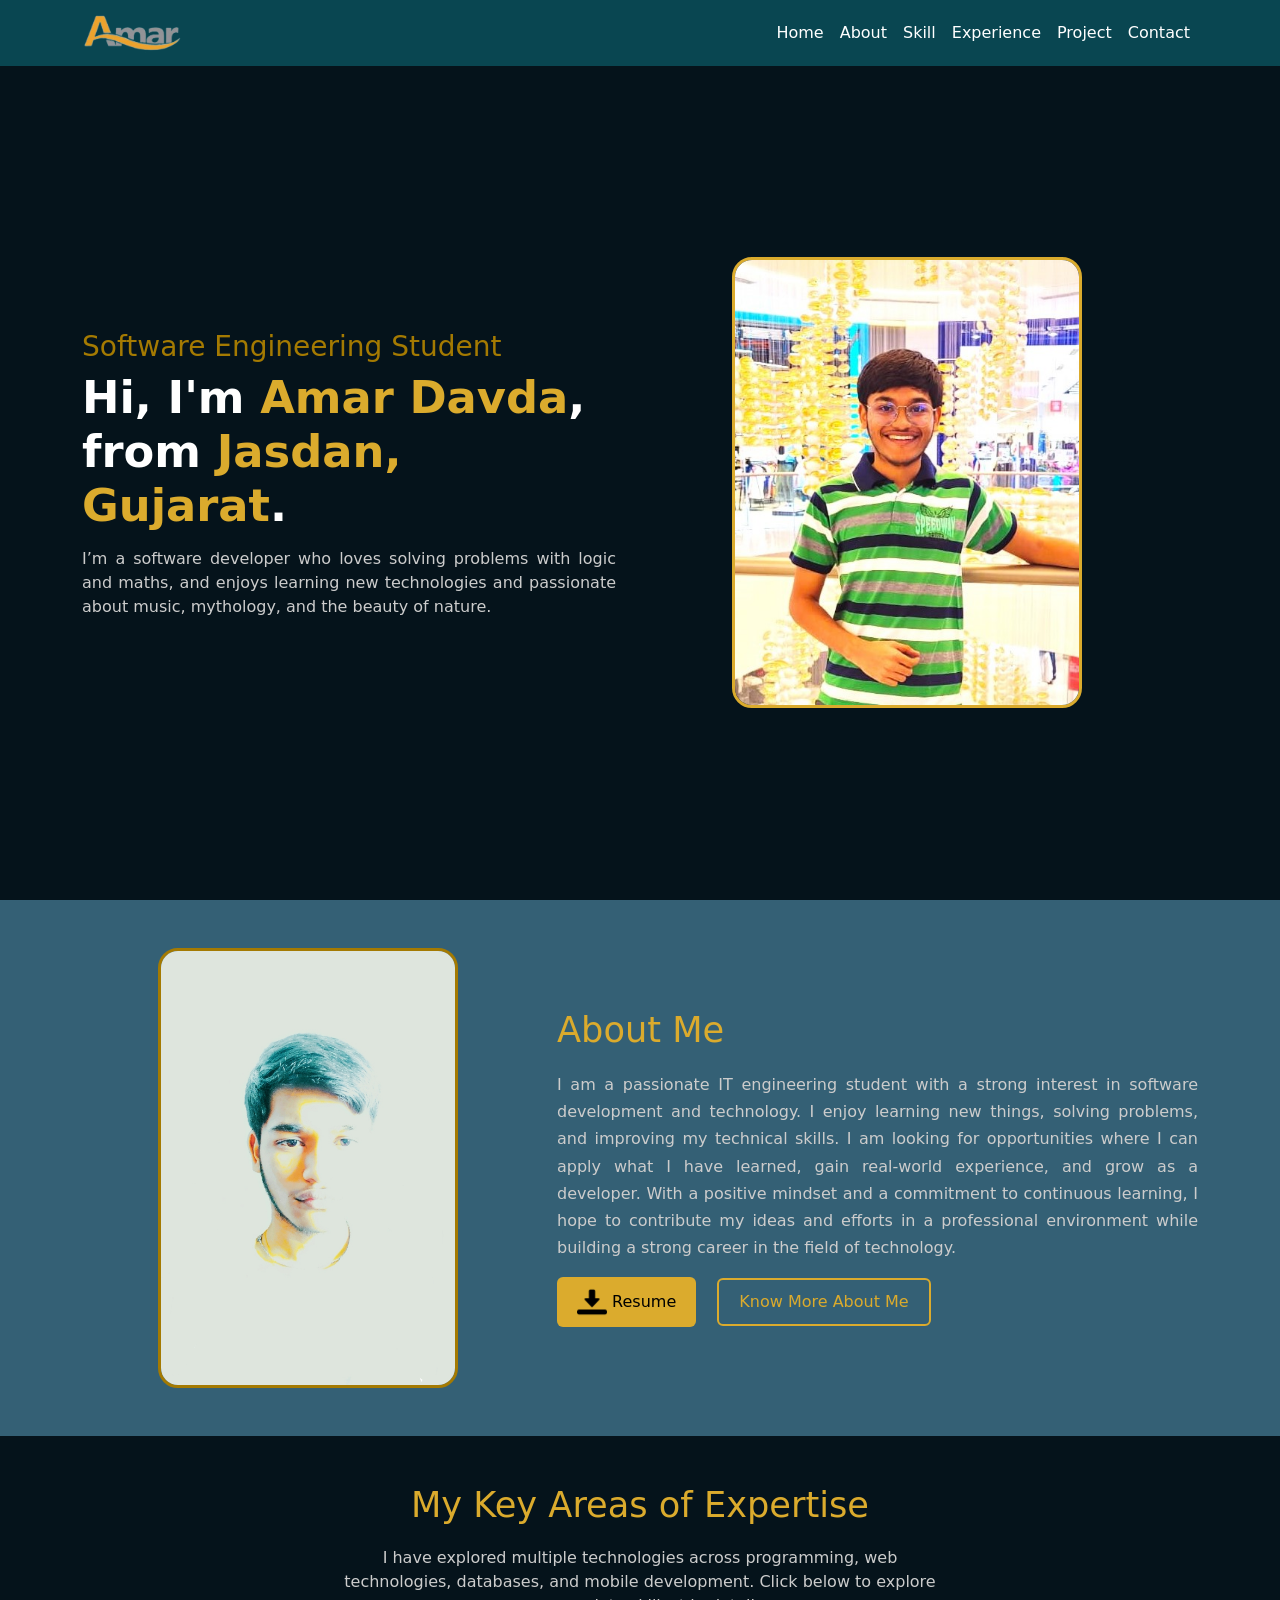
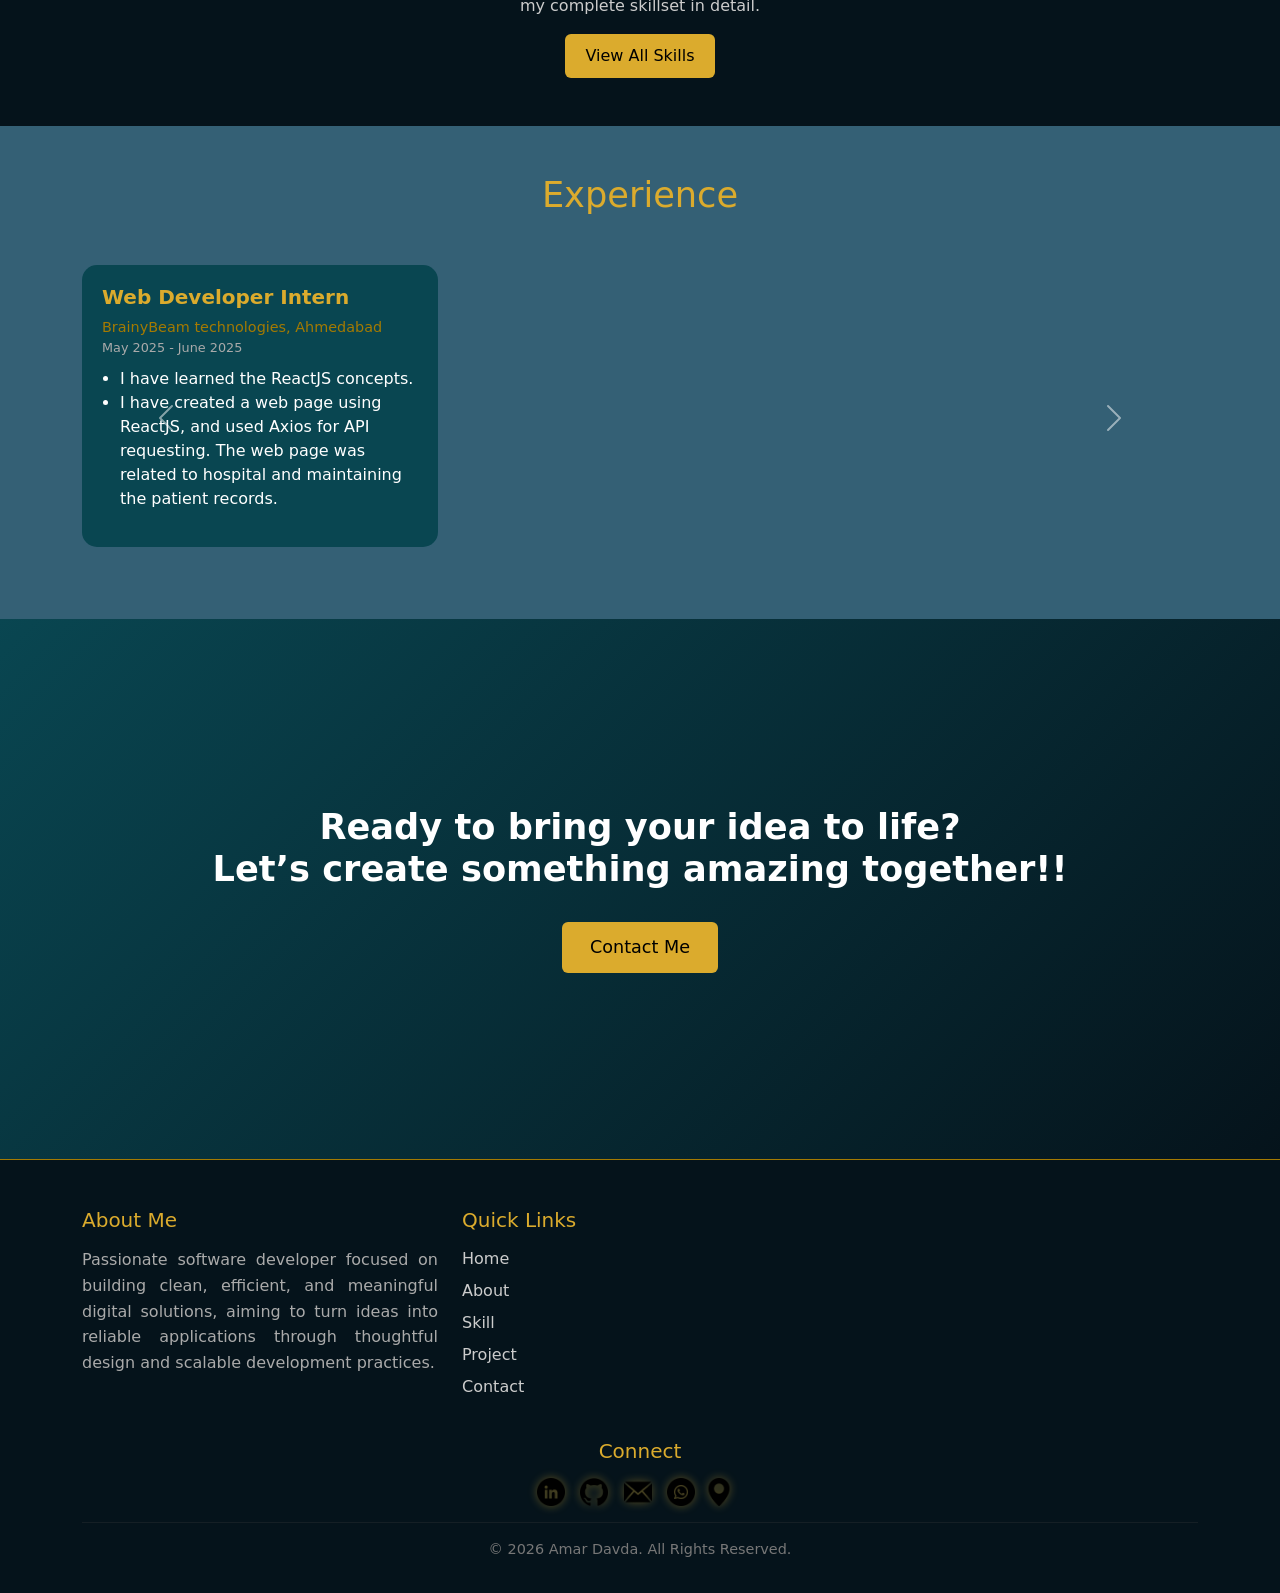
<file: index.html>
<!DOCTYPE html>
<html lang="en">
<head>
    <meta charset="UTF-8">
    <meta name="viewport" content="width=device-width, initial-scale=1.0">
    <title>Amar | Portfolio</title>

    <!-- Bootstrap -->
    <link href="https://cdn.jsdelivr.net/npm/bootstrap@5.3.2/dist/css/bootstrap.min.css" rel="stylesheet">

    <!-- Custom CSS -->
    <link rel="stylesheet" href="css/style.css">
</head>

<body>

<!-- ================= NAVBAR ================= -->
<nav class="navbar navbar-expand-lg fixed-top custom-navbar">
  <div class="container">
    <a class="navbar-brand" href="#"><img id="navlogo" alt="Amar"></a>

    <button class="navbar-toggler" type="button" data-bs-toggle="collapse" data-bs-target="#navMenu">
      <span class="navbar-toggler-icon"></span>
    </button>

    <div class="collapse navbar-collapse" id="navMenu">
      <ul class="navbar-nav ms-auto">
        <li class="nav-item"><a class="nav-link" href="#home">Home</a></li>
        <li class="nav-item"><a class="nav-link" href="#about">About</a></li>
        <li class="nav-item"><a class="nav-link" href="#skills">Skill</a></li>
        <li class="nav-item"><a class="nav-link" href="#experience">Experience</a></li>
        <li class="nav-item"><a class="nav-link" href="projects.html">Project</a></li>
        <li class="nav-item"><a class="nav-link" href="#contact">Contact</a></li>
      </ul>
    </div>
  </div>
</nav>

<!-- ================= HERO ================= -->
<section id="home" class="hero-section d-flex align-items-center">
  <div class="container">
    <div class="row align-items-center">
      <div class="row align-items-center flex-column-reverse flex-lg-row">
      <!-- LEFT -->
      <div class="col-lg-6 text-center text-lg-start">
        <h3 class="hero-subtitle"></h3>
        <h1 class="hero-title">Hi, I'm <span id="heroName"></span>, from <span id="city"></span>.</h1>
        <p id="heroSummary" class="hero-text" style="text-align: justify;"></p>
      </div>

      <!-- RIGHT -->
      <div class="col-lg-6 text-center">
        <img id="heroImage" class="img-fluid hero-img" alt="Profile">
          <br>
      </div>
      </div>
    </div>
  </div>
</section>

<!-- ================= ABOUT ================= -->
<section id="about" class="about-section py-5">
  <div class="container">
    <div class="row align-items-center">

      <!-- LEFT IMAGE -->
      <div class="col-lg-5 text-center mb-4 mb-lg-0">
        <img id="aboutImage" class="img-fluid about-img" alt="About Image">
      </div>

      <!-- RIGHT CONTENT -->
      <div class="col-lg-7">
        <h2 class="section-title">About Me</h2>

        <p id="aboutSummary" class="about-text" style="text-align: justify;"></p>

        <div class="mt-6">
           <a id="resumeBtn" class="btn btn-gold me-3" download><img id="resume" src="" style="width: 30px;" alt="download"> Resume</a>

          <a href="about.html" class="btn btn-outline-gold">
            Know More About Me
          </a>
        </div>
      </div>

    </div>
  </div>
</section>

<!-- ================= SKILLS ================= -->
<section id="skills" class="skills-section text-center py-5">
  <div class="container">

    <h2 class="section-title">My Key Areas of Expertise</h2>

    <p class="skills-text" style="text-align: center;">
      I have explored multiple technologies across programming, web technologies, databases, and mobile development.
      Click below to explore my complete skillset in detail.
    </p>

    <a href="skills.html" class="btn btn-gold mt-3">
      View All Skills
    </a>

  </div>
</section>

<!-- ================= EXPERIENCE ================= -->
<section id="experience" class="experience-section py-5">
  <div class="container">

    <h2 class="section-title text-center mb-5">Experience</h2>

    <div id="experienceCarousel" class="carousel slide" data-bs-ride="carousel">
      
      <div class="carousel-inner" id="experienceContainer">
        <!-- JS will inject cards here -->
      </div>

      <!-- CONTROLS -->
      <button class="carousel-control-prev" type="button" data-bs-target="#experienceCarousel" data-bs-slide="prev">
        <span class="carousel-control-prev-icon"></span>
      </button>

      <button class="carousel-control-next" type="button" data-bs-target="#experienceCarousel" data-bs-slide="next">
        <span class="carousel-control-next-icon"></span>
      </button>

    </div>

  </div>
</section>

<!-- ================= CONTACT CTA ================= -->
<section id="contact" class="contact-section text-center d-flex align-items-center">
  <div class="container">

    <h1 class="contact-heading">
      Ready to bring your idea to life? <br>
      Let’s create something amazing together!!
    </h1>

    <a href="contact.html" class="btn btn-gold mt-4">
      Contact Me
    </a>

  </div>
</section>

<!-- ================= FOOTER ================= -->
<footer class="footer-section pt-5 pb-3">
  <div class="container">

    <div class="row">

      <!-- ABOUT -->
      <div class="col-lg-4 mb-4">
        <h5 class="footer-title">About Me</h5>
        <p class="footer-text" style="text-align: justify;">
Passionate software developer focused on building clean, efficient, and meaningful digital solutions, aiming to turn ideas into reliable applications through thoughtful design and scalable development practices.</p>
      </div>

      <!-- LINKS -->
      <div class="col-lg-4 mb-4">
        <h5 class="footer-title">Quick Links</h5>
        <ul class="footer-links">
          <li><a href="index.html">Home</a></li>
          <li><a href="about.html">About</a></li>
          <li><a href="skills.html">Skill</a></li>
          <li><a href="projects.html">Project</a></li>
          <li><a href="contact.html">Contact</a></li>
        </ul>
      </div>

    </div>
<!-- SOCIAL -->
      <div class="mx-auto d-flex flex-column justify-content-center align-items-center text-center">
        <h5 class="footer-title">Connect</h5>

        <div class="footer-icons">
          <a href="https://www.linkedin.com/in/amar1419davda05"><img src="assets/logo/linkedin.png" alt="LinkedIn"></a>
          <a href="https://github.com/AmarDavda"><img src="assets/logo/github.png" alt="GitHub"></a>
            <a href="mailto:amardavda1715@gmail.com?subject=Contact%20from%20Portfolio&body=Hello%2C%0AI%20visited%20your%20portfolio%20and%20would%20like%20to%20connect%20with%20you.%0A%0AThanks">
  <img src="assets/logo/email.png" alt="Email"></a>
<a href="https://wa.me/+918200585066?text=Hello%20I%20visited%20your%20portfolio%20and%20want%20to%20connect" target="_blank">
  <img src="assets/logo/whatsapp.png" alt="WhatsApp"></a><a href="https://www.google.com/maps?q=Yogi+Industries,+Nr.+Post+Office,+Station+Road,+Jasdan+-+360050,+Dist.+Rajkot,+Gujarat,+India" target="_blank">
  <img src="assets/logo/location.png" alt="Location">
</a>

        </div>
      </div>
    <hr class="footer-line">

    <p class="text-center footer-copy">
      © 2026 Amar Davda. All Rights Reserved.
    </p>

  </div>
</footer>

<!-- Bootstrap JS -->
<script src="https://cdn.jsdelivr.net/npm/bootstrap@5.3.2/dist/js/bootstrap.bundle.min.js"></script>

<!-- JS -->
 <script>
  const navLinks = document.querySelectorAll('.nav-link');
  const menuToggle = document.getElementById('navMenu');

  navLinks.forEach(link => {
    link.addEventListener('click', () => {
      const bsCollapse = new bootstrap.Collapse(menuToggle, {
        toggle: false
      });
      bsCollapse.hide();
    });
  });
</script>

<script src="js/dataLoader.js"></script>
<script src="js/main.js"></script>

</body>
</html>
</file>
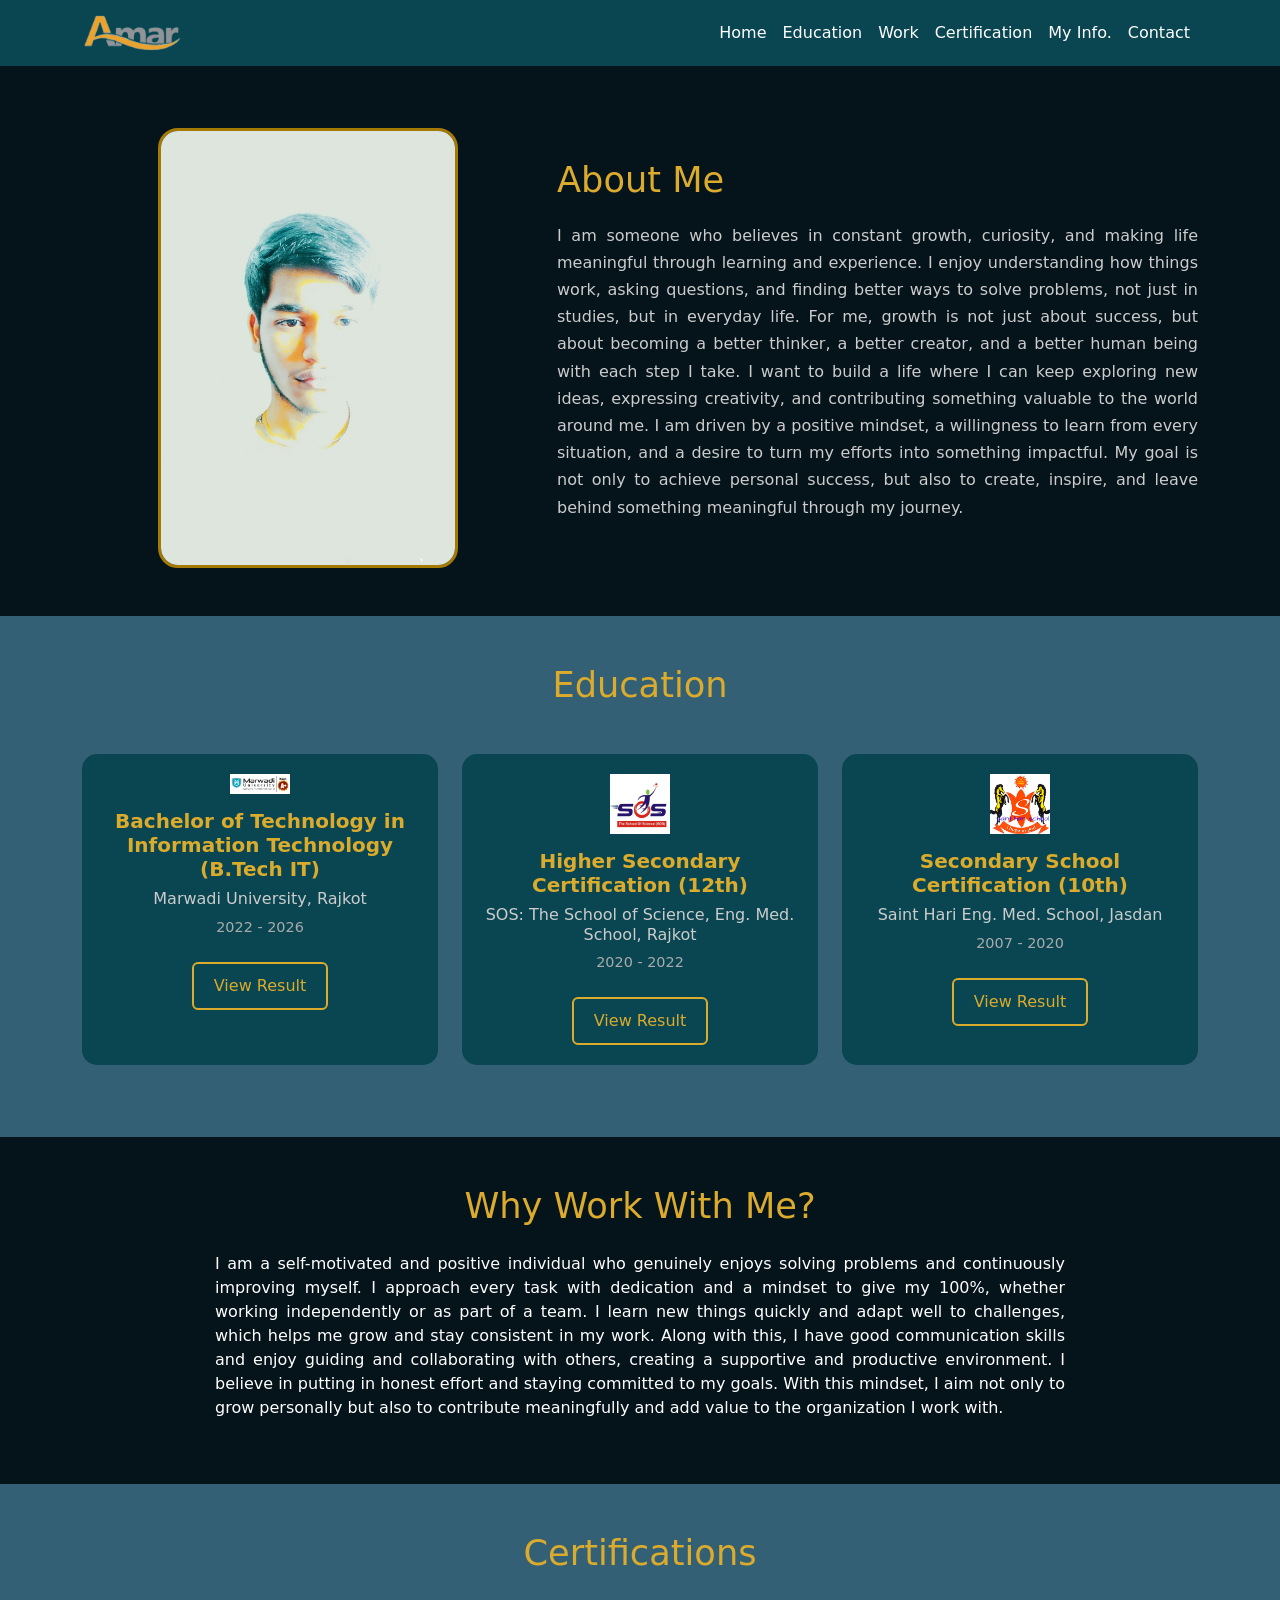
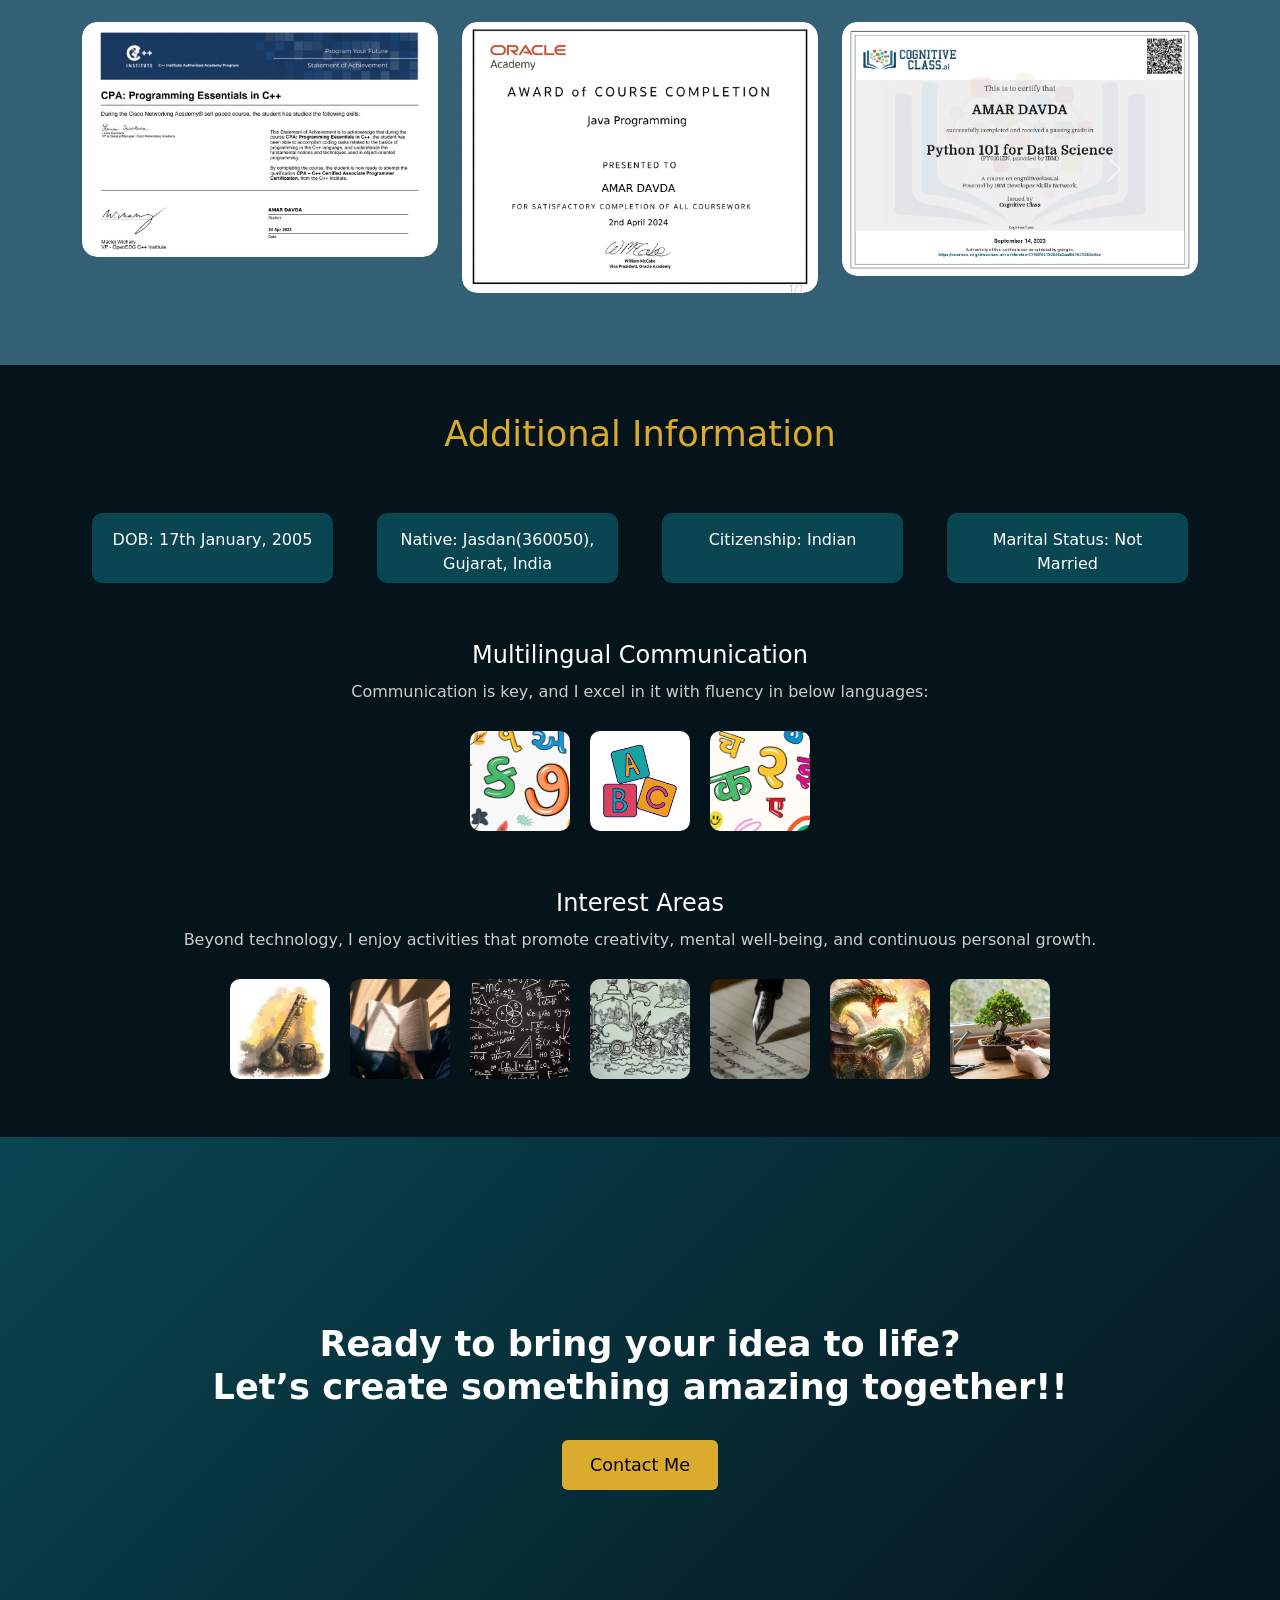
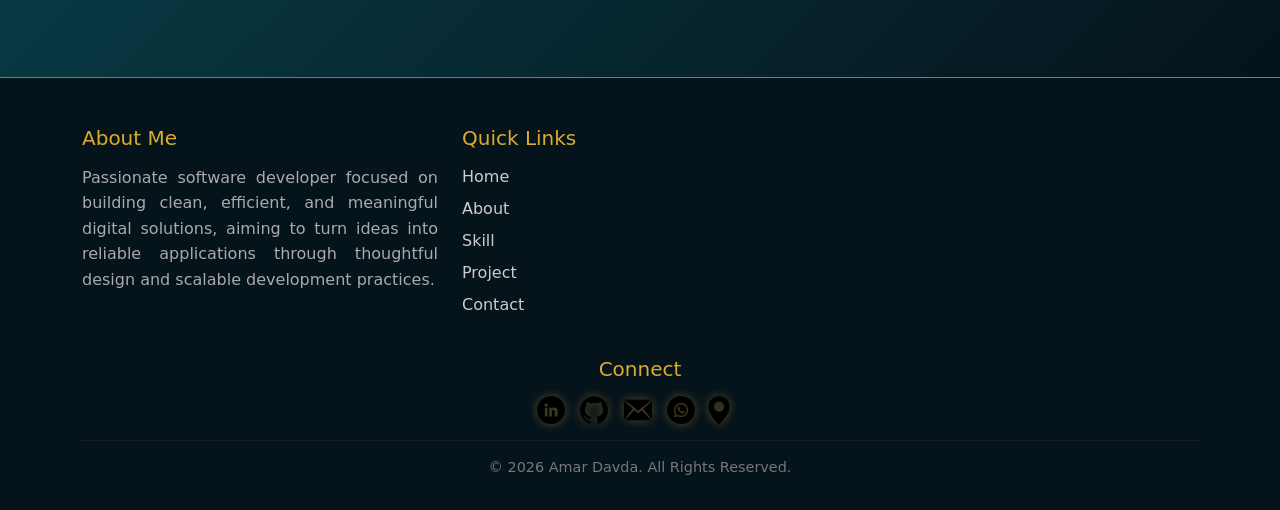
<file: about.html>
<!DOCTYPE html>
<html lang="en">
<head>
    <meta charset="UTF-8">
    <meta name="viewport" content="width=device-width, initial-scale=1.0">
    <title>About | Amar</title>

    <!-- Bootstrap -->
    <link href="https://cdn.jsdelivr.net/npm/bootstrap@5.3.2/dist/css/bootstrap.min.css" rel="stylesheet">

    <!-- CSS -->
    <link rel="stylesheet" href="css/style.css">
</head>

<body>

<!-- ================= NAVBAR ================= -->
<nav class="navbar navbar-expand-lg fixed-top custom-navbar">
  <div class="container">
    <a class="navbar-brand" href="#"><img id="navlogo" alt="Amar"></a>

    <button class="navbar-toggler" type="button" data-bs-toggle="collapse" data-bs-target="#navMenu">
      <span class="navbar-toggler-icon"></span>
    </button>

    <div class="collapse navbar-collapse" id="navMenu">
      <ul class="navbar-nav ms-auto">
        <li class="nav-item"><a class="nav-link" href="index.html#home">Home</a></li>
        <li class="nav-item"><a class="nav-link" href="#education">Education</a></li>
        <li class="nav-item"><a class="nav-link" href="#work">Work</a></li>
        <li class="nav-item"><a class="nav-link" href="#certification">Certification</a></li>
        <li class="nav-item"><a class="nav-link" href="#info">My Info.</a></li>
        <li class="nav-item"><a class="nav-link" href="#contact">Contact</a></li>
      </ul>
    </div>
  </div>
</nav>

<!-- ================= ABOUT INTRO ================= -->
<section id="about" class="about-page-section py-5">
  <div class="container">
    <div class="row align-items-center">

      <!-- IMAGE -->
      <div class="col-lg-5 text-center mb-4 mb-lg-0">
        <img id="aboutPageImage" class="img-fluid about-img" alt="About">
      </div>

      <!-- TEXT -->
      <div class="col-lg-7">
        <h2 class="section-title">About Me</h2>
        <p id="aboutPageSummary" class="about-text" style="text-align: justify;"></p>
      </div>

    </div>
  </div>
</section>

<!-- ================= EDUCATION ================= -->
<section id="education" class="education-section py-5">
  <div class="container">

    <h2 class="section-title text-center mb-5">Education</h2>

    <div class="row" id="educationContainer">
      <!-- JS will load cards -->
    </div>

  </div>
</section>

<!-- ================= WHY WORK WITH ME ================= -->
<section id="work" class="why-section py-5">
  <div class="container">

    <h2 class="section-title text-center mb-4">Why Work With Me?</h2>

    <p id="whyContent" style="max-width: 850px; text-align: justify;" class="mx-auto"></p>

  </div>
</section>

<!-- ================= CERTIFICATIONS ================= -->
<section id="certification" class="cert-section py-5">
  <div class="container">

    <h2 class="section-title text-center mb-5">Certifications</h2>

    <div id="certCarousel" class="carousel slide" data-bs-ride="carousel">
      
      <div class="carousel-inner" id="certContainer">
        <!-- JS will inject -->
      </div>

      <button class="carousel-control-prev" type="button" data-bs-target="#certCarousel" data-bs-slide="prev">
        <span class="carousel-control-prev-icon"></span>
      </button>

      <button class="carousel-control-next" type="button" data-bs-target="#certCarousel" data-bs-slide="next">
        <span class="carousel-control-next-icon"></span>
      </button>

    </div>

  </div>
</section>

<!-- ================= ADDITIONAL INFO ================= -->
<section id="info" class="additional-section py-5">
  <div class="container">

    <h2 class="section-title text-center mb-5">Additional Information</h2>

    <!-- BASIC INFO -->
    <div class="row text-center mb-5" id="basicInfo"></div>

    <!-- LANGUAGES -->
    <div class="mb-5 text-center">
      <h4 id="langTitle"></h4>
      <p id="langIntro" class="about-text"></p>

      <div class="d-flex flex-wrap justify-content-center" id="langContainer"></div>
    </div>

    <!-- INTEREST AREAS -->
    <div class="text-center">

      <h4 id="intTitle"></h4>
      <p id="intIntro" class="about-text"></p>
      <div class="d-flex flex-wrap justify-content-center" id="interestContainer"></div>
    </div>

  </div>
</section>


<!-- ================= CONTACT CTA ================= -->
<section id="contact" class="contact-section text-center d-flex align-items-center">
  <div class="container">

    <h1 class="contact-heading">
      Ready to bring your idea to life? <br>
      Let’s create something amazing together!!
    </h1>

    <a href="contact.html" class="btn btn-gold mt-4">
      Contact Me
    </a>

  </div>
</section>


<!-- ================= FOOTER ================= -->
<footer class="footer-section pt-5 pb-3">
  <div class="container">

    <div class="row">

      <!-- ABOUT -->
      <div class="col-lg-4 mb-4">
        <h5 class="footer-title">About Me</h5>
        <p class="footer-text" style="text-align: justify;">
Passionate software developer focused on building clean, efficient, and meaningful digital solutions, aiming to turn ideas into reliable applications through thoughtful design and scalable development practices.        </p>
      </div>

      <!-- LINKS -->
      <div class="col-lg-4 mb-4">
        <h5 class="footer-title">Quick Links</h5>
        <ul class="footer-links">
          <li><a href="index.html">Home</a></li>
          <li><a href="about.html">About</a></li>
          <li><a href="skills.html">Skill</a></li>
          <li><a href="projects.html">Project</a></li>
          <li><a href="contact.html">Contact</a></li>
        </ul>
      </div>

    </div>
<!-- SOCIAL -->
      <div class="mx-auto d-flex flex-column justify-content-center align-items-center text-center">
        <h5 class="footer-title">Connect</h5>

        <div class="footer-icons">
            <a href="https://www.linkedin.com/in/amar1419davda05"><img src="assets/logo/linkedin.png" alt="LinkedIn"></a>
          <a href="https://github.com/AmarDavda"><img src="assets/logo/github.png" alt="GitHub"></a>
            <a href="mailto:amardavda1715@gmail.com?subject=Contact%20from%20Portfolio&body=Hello%2C%0AI%20visited%20your%20portfolio%20and%20would%20like%20to%20connect%20with%20you.%0A%0AThanks">
  <img src="assets/logo/email.png" alt="Email"></a>
<a href="https://wa.me/+918200585066?text=Hello%20I%20visited%20your%20portfolio%20and%20want%20to%20connect" target="_blank">
  <img src="assets/logo/whatsapp.png" alt="WhatsApp"></a><a href="https://www.google.com/maps?q=Yogi+Industries,+Nr.+Post+Office,+Station+Road,+Jasdan+-+360050,+Dist.+Rajkot,+Gujarat,+India" target="_blank">
  <img src="assets/logo/location.png" alt="Location"></a>
        </div>
      </div>
    <hr class="footer-line">

    <p class="text-center footer-copy">
      © 2026 Amar Davda. All Rights Reserved.
    </p>

  </div>
</footer>

<!-- Bootstrap JS -->
<script src="https://cdn.jsdelivr.net/npm/bootstrap@5.3.2/dist/js/bootstrap.bundle.min.js"></script>

<!-- JS -->
 <script>
  const navLinks = document.querySelectorAll('.nav-link');
  const menuToggle = document.getElementById('navMenu');

  navLinks.forEach(link => {
    link.addEventListener('click', () => {
      const bsCollapse = new bootstrap.Collapse(menuToggle, {
        toggle: false
      });
      bsCollapse.hide();
    });
  });
</script>

<script src="js/dataLoader.js"></script>
<script src="js/main.js"></script>

</body>
</html>
</file>
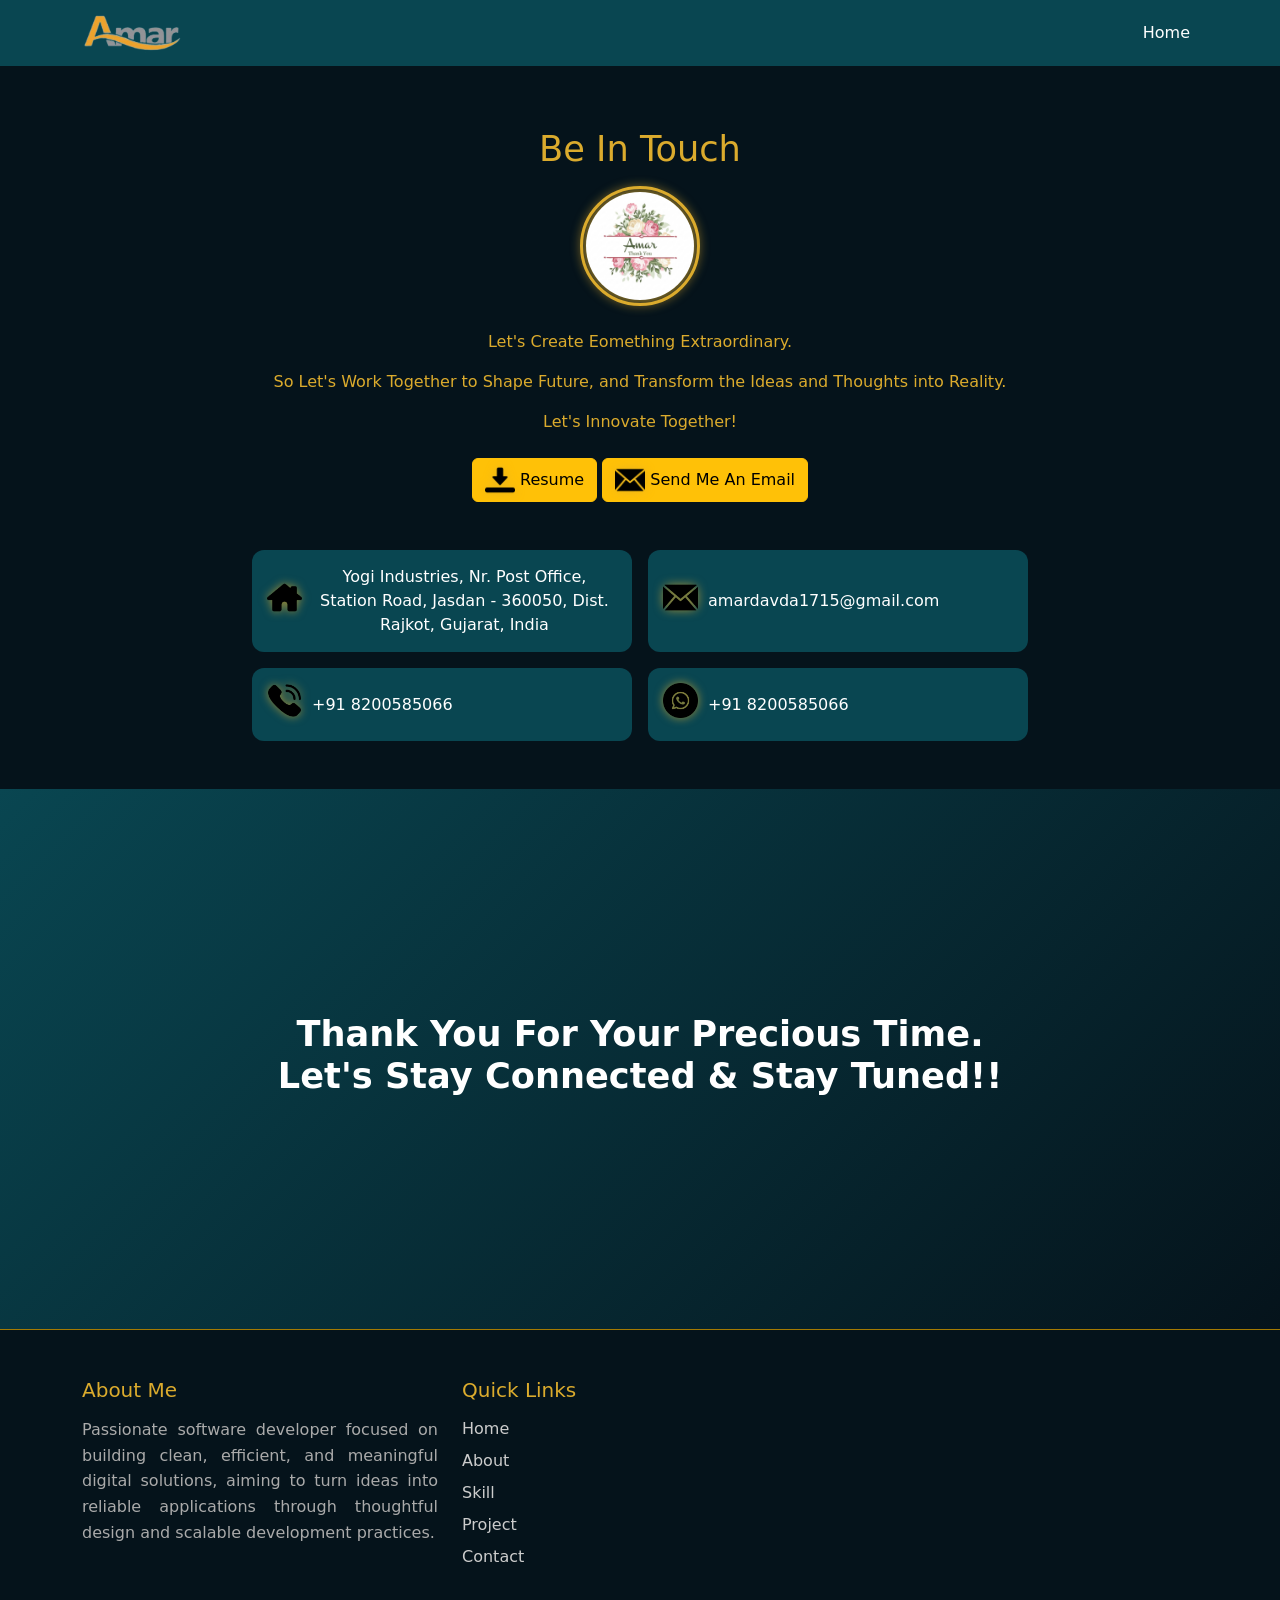
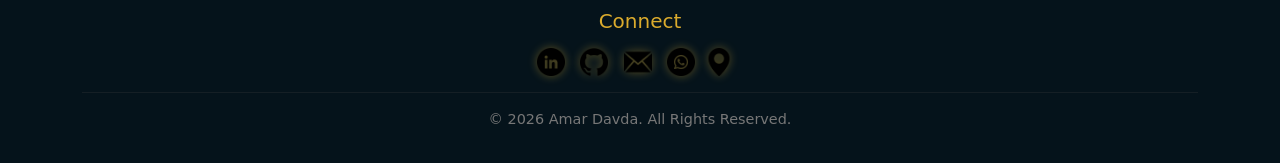
<file: contact.html>
<!DOCTYPE html>
<html lang="en">
<head>
    <meta charset="UTF-8">
    <meta name="viewport" content="width=device-width, initial-scale=1.0">
    <title>Contact | Amar</title>
    <link href="https://cdn.jsdelivr.net/npm/bootstrap@5.3.2/dist/css/bootstrap.min.css" rel="stylesheet">
    <link rel="stylesheet" href="css/style.css">
</head>
<body>

<!-- NAVBAR -->
<nav class="navbar navbar-expand-lg fixed-top custom-navbar">
  <div class="container">
    <a class="navbar-brand" href="#"><img id="navlogo" alt="Amar"></a>

    <button class="navbar-toggler" type="button" data-bs-toggle="collapse" data-bs-target="#navMenu">
      <span class="navbar-toggler-icon"></span>
    </button>

    <div class="collapse navbar-collapse" id="navMenu">
      <ul class="navbar-nav ms-auto">
        <li class="nav-item"><a class="nav-link" href="index.html#home">Home</a></li>
      </ul>
    </div>
  </div>
</nav>

<!-- ================= CONTACT ================= -->
<section id="contactPage" class="contact-page py-5">
  <div class="container text-center">

    <!-- Image + Intro -->
    <h1 class="section-title mb-3" id="contactTitle"></h1>
    <img id="contactImage" src="" alt="Contact Image" class="rounded-circle" width="120">
    <br><br>
    <p id="contactIntro1"></p>
    <p id="contactIntro2"></p>
    <p class="mb-4" id="contactIntro3"></p>

    <!-- Button -->
     <a id="resumeBtn" class="btn btn-warning mb-5" download><img id="resume" src="" style="width: 30px;" alt="download"> Resume</a>
    <a id="contactEmailBtn" href="#" class="btn btn-warning mb-5"><img id="mail" src="" style="width: 30px;" alt="email"> Send Me An Email</a>

    <!-- Contact Info -->
    <div id="contactInfo" class="row justify-content-center gap-3"></div>

  </div>
</section>

<section id="contact" class="contact-section text-center d-flex align-items-center">
  <div class="container">

    <h3 class="contact-heading">
      Thank You For Your Precious Time. <br>
      Let's Stay Connected & Stay Tuned!!
    </h3>

  </div>
</section>


<!-- ================= FOOTER ================= -->
<footer class="footer-section pt-5 pb-3">
  <div class="container">

    <div class="row">

      <!-- ABOUT -->
      <div class="col-lg-4 mb-4">
        <h5 class="footer-title">About Me</h5>
        <p class="footer-text" style="text-align: justify;">
Passionate software developer focused on building clean, efficient, and meaningful digital solutions, aiming to turn ideas into reliable applications through thoughtful design and scalable development practices.        </p>
      </div>

      <!-- LINKS -->
      <div class="col-lg-4 mb-4">
        <h5 class="footer-title">Quick Links</h5>
        <ul class="footer-links">
          <li><a href="index.html">Home</a></li>
          <li><a href="about.html">About</a></li>
          <li><a href="skills.html">Skill</a></li>
          <li><a href="projects.html">Project</a></li>
          <li><a href="contact.html">Contact</a></li>
        </ul>
      </div>

    </div>
<!-- SOCIAL -->
      <div class="mx-auto d-flex flex-column justify-content-center align-items-center text-center">
        <h5 class="footer-title">Connect</h5>

        <div class="footer-icons">
         <a href="https://www.linkedin.com/in/amar1419davda05"><img src="assets/logo/linkedin.png" alt="LinkedIn"></a>
          <a href="https://github.com/AmarDavda"><img src="assets/logo/github.png" alt="GitHub"></a>
            <a href="mailto:amardavda1715@gmail.com?subject=Contact%20from%20Portfolio&body=Hello%2C%0AI%20visited%20your%20portfolio%20and%20would%20like%20to%20connect%20with%20you.%0A%0AThanks">
  <img src="assets/logo/email.png" alt="Email"></a>
<a href="https://wa.me/+918200585066?text=Hello%20I%20visited%20your%20portfolio%20and%20want%20to%20connect" target="_blank">
  <img src="assets/logo/whatsapp.png" alt="WhatsApp"></a><a href="https://www.google.com/maps?q=Yogi+Industries,+Nr.+Post+Office,+Station+Road,+Jasdan+-+360050,+Dist.+Rajkot,+Gujarat,+India" target="_blank">
  <img src="assets/logo/location.png" alt="Location">
</a>
        </div>
      </div>
    <hr class="footer-line">

    <p class="text-center footer-copy">
      © 2026 Amar Davda. All Rights Reserved.
    </p>

  </div>
</footer>

<!-- Bootstrap -->
<script src="https://cdn.jsdelivr.net/npm/bootstrap@5.3.2/dist/js/bootstrap.bundle.min.js"></script>

<script>
  const navLinks = document.querySelectorAll('.nav-link');
  const menuToggle = document.getElementById('navMenu');

  navLinks.forEach(link => {
    link.addEventListener('click', () => {
      const bsCollapse = new bootstrap.Collapse(menuToggle, {
        toggle: false
      });
      bsCollapse.hide();
    });
  });
</script>

<script src="js/dataLoader.js"></script>
<script src="js/main.js"></script>
</body>
</html>
</file>
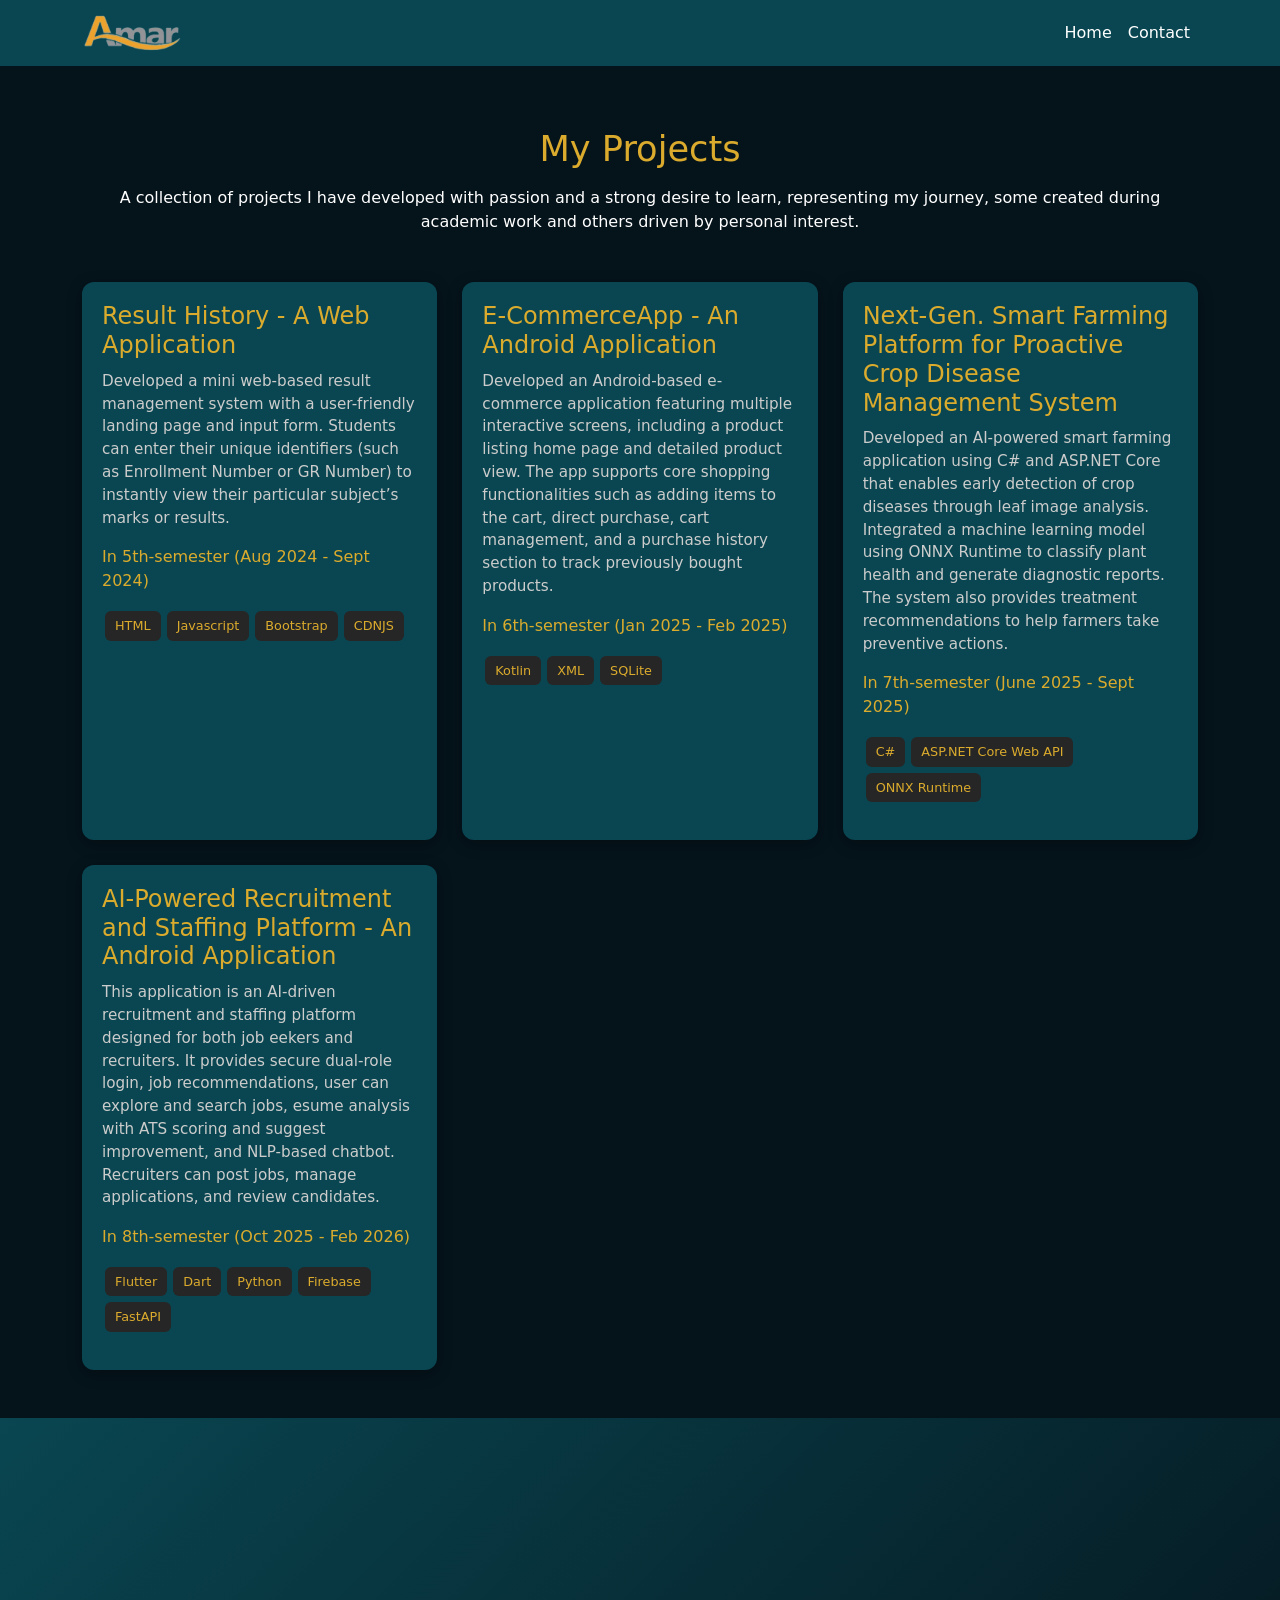
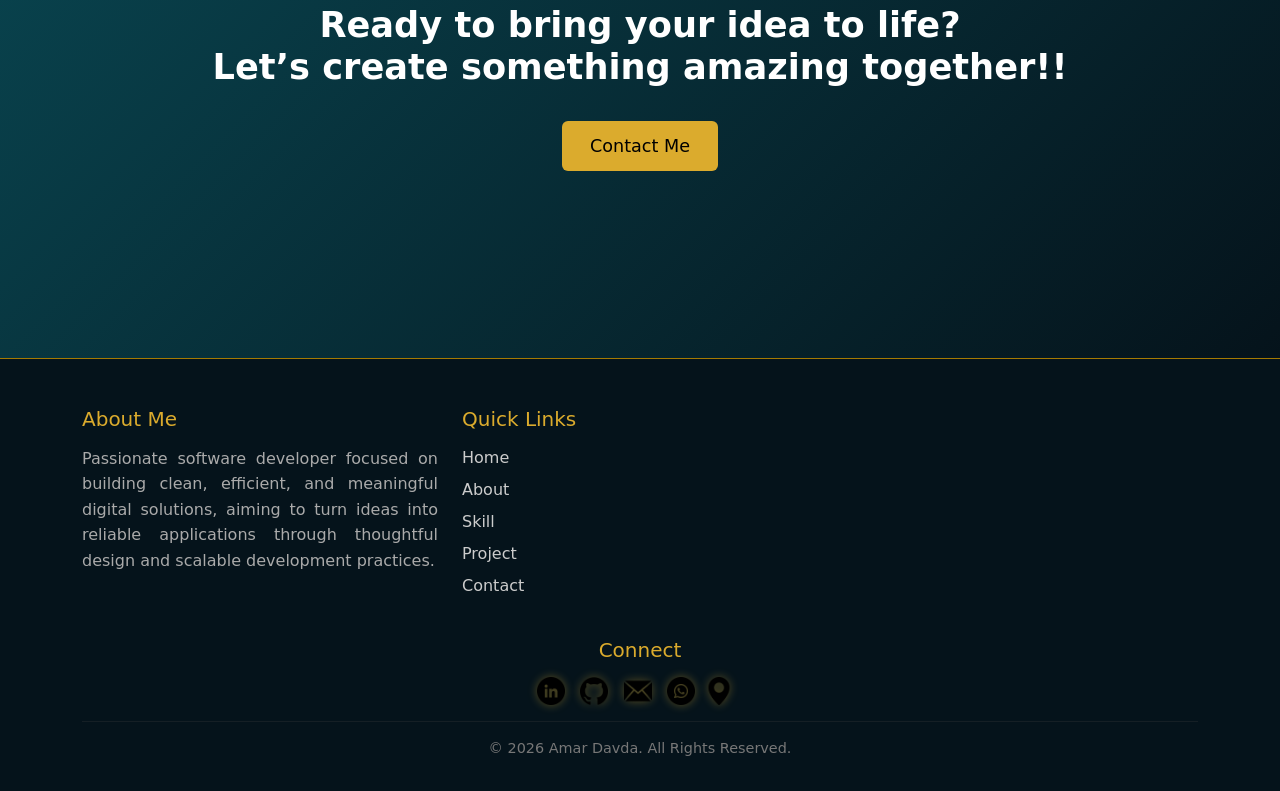
<file: projects.html>
<!DOCTYPE html>
<html lang="en">
<head>
    <meta charset="UTF-8">
    <meta name="viewport" content="width=device-width, initial-scale=1.0">
    <title>Skills | Amar</title>

    <link href="https://cdn.jsdelivr.net/npm/bootstrap@5.3.2/dist/css/bootstrap.min.css" rel="stylesheet">
    <link rel="stylesheet" href="css/style.css">
</head>

<body>

<!-- ================= NAVBAR ================= -->
<nav class="navbar navbar-expand-lg fixed-top custom-navbar">
  <div class="container">
    <a class="navbar-brand" href="#"><img id="navlogo" alt="Amar"></a>

    <button class="navbar-toggler" type="button" data-bs-toggle="collapse" data-bs-target="#navMenu">
      <span class="navbar-toggler-icon"></span>
    </button>

    <div class="collapse navbar-collapse" id="navMenu">
      <ul class="navbar-nav ms-auto">
        <li class="nav-item"><a class="nav-link" href="index.html#home">Home</a></li>
        <li class="nav-item"><a class="nav-link" href="#contact">Contact</a></li>
      </ul>
    </div>
  </div>
</nav>

<!-- ================= PROJECTS ================= -->
<section id="projectsPage" class="projects-page py-5">
  <div class="container">

    <h2 class="section-title text-center mb-3">My Projects</h2>
    <p class="text-center mb-5">A collection of projects I have developed with passion and a strong desire to learn, representing my journey, some created during academic work and others driven by personal interest.</p>

    <div id="projectsContainer" class="projects-grid"></div>

  </div>
</section>

<!-- ================= CONTACT CTA ================= -->
<section id="contact" class="contact-section text-center d-flex align-items-center">
  <div class="container">

    <h1 class="contact-heading">
      Ready to bring your idea to life? <br>
      Let’s create something amazing together!!
    </h1>

    <a href="contact.html" class="btn btn-gold mt-4">
      Contact Me
    </a>

  </div>
</section>


<!-- ================= FOOTER ================= -->
<footer class="footer-section pt-5 pb-3">
  <div class="container">

    <div class="row">

      <!-- ABOUT -->
      <div class="col-lg-4 mb-4">
        <h5 class="footer-title">About Me</h5>
        <p class="footer-text" style="text-align: justify;">
Passionate software developer focused on building clean, efficient, and meaningful digital solutions, aiming to turn ideas into reliable applications through thoughtful design and scalable development practices.        </p>
      </div>

      <!-- LINKS -->
      <div class="col-lg-4 mb-4">
        <h5 class="footer-title">Quick Links</h5>
        <ul class="footer-links">
          <li><a href="index.html">Home</a></li>
          <li><a href="about.html">About</a></li>
          <li><a href="skills.html">Skill</a></li>
          <li><a href="projects.html">Project</a></li>
          <li><a href="contact.html">Contact</a></li>
        </ul>
      </div>

    </div>
<!-- SOCIAL -->
      <div class="mx-auto d-flex flex-column justify-content-center align-items-center text-center">
        <h5 class="footer-title">Connect</h5>

        <div class="footer-icons">
<a href="https://www.linkedin.com/in/amar1419davda05"><img src="assets/logo/linkedin.png" alt="LinkedIn"></a>
          <a href="https://github.com/AmarDavda"><img src="assets/logo/github.png" alt="GitHub"></a>
            <a href="mailto:amardavda1715@gmail.com?subject=Contact%20from%20Portfolio&body=Hello%2C%0AI%20visited%20your%20portfolio%20and%20would%20like%20to%20connect%20with%20you.%0A%0AThanks">
  <img src="assets/logo/email.png" alt="Email"></a>
<a href="https://wa.me/+918200585066?text=Hello%20I%20visited%20your%20portfolio%20and%20want%20to%20connect" target="_blank">
  <img src="assets/logo/whatsapp.png" alt="WhatsApp"></a><a href="https://www.google.com/maps?q=Yogi+Industries,+Nr.+Post+Office,+Station+Road,+Jasdan+-+360050,+Dist.+Rajkot,+Gujarat,+India" target="_blank">
  <img src="assets/logo/location.png" alt="Location"></a>
        </div>
      </div>
    <hr class="footer-line">

    <p class="text-center footer-copy">
      © 2026 Amar Davda. All Rights Reserved.
    </p>

  </div>
</footer>

<!-- Bootstrap -->
<script src="https://cdn.jsdelivr.net/npm/bootstrap@5.3.2/dist/js/bootstrap.bundle.min.js"></script>

<script>
  const navLinks = document.querySelectorAll('.nav-link');
  const menuToggle = document.getElementById('navMenu');

  navLinks.forEach(link => {
    link.addEventListener('click', () => {
      const bsCollapse = new bootstrap.Collapse(menuToggle, {
        toggle: false
      });
      bsCollapse.hide();
    });
  });
</script>

<script src="js/dataLoader.js"></script>
<script src="js/main.js"></script>

</body>
</html>
</file>
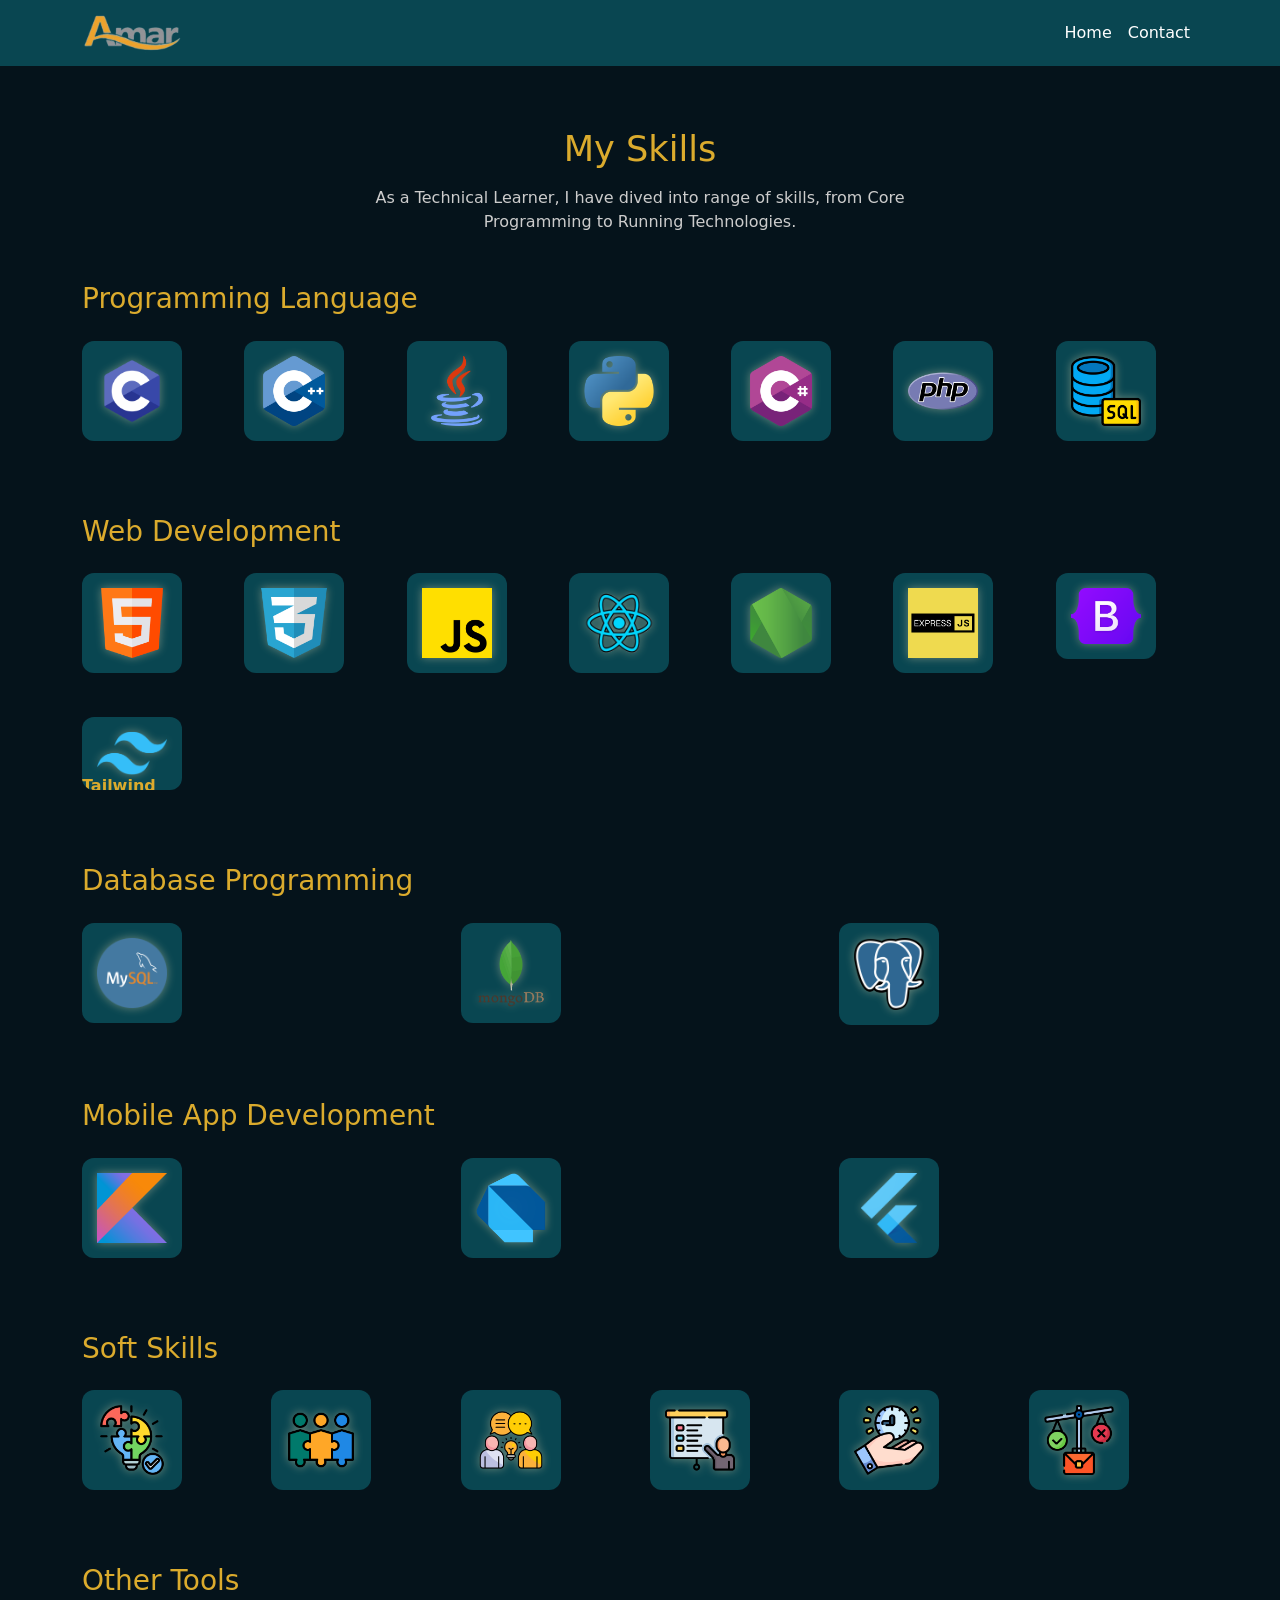
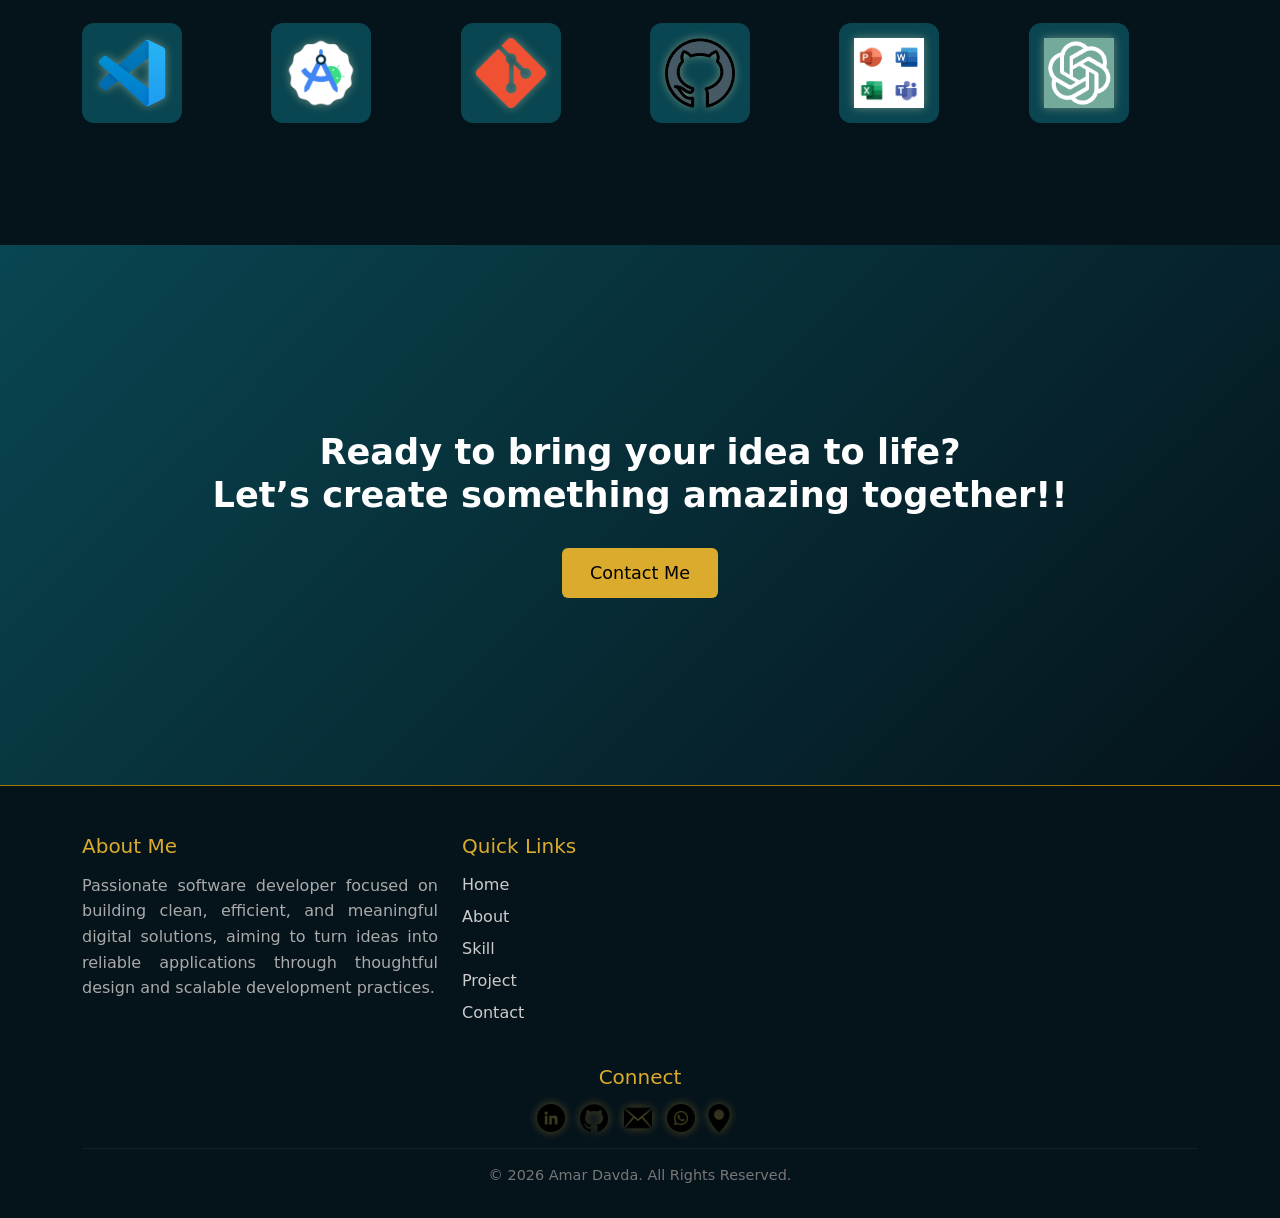
<file: skills.html>
<!DOCTYPE html>
<html lang="en">
<head>
    <meta charset="UTF-8">
    <meta name="viewport" content="width=device-width, initial-scale=1.0">
    <title>Skills | Amar</title>

    <link href="https://cdn.jsdelivr.net/npm/bootstrap@5.3.2/dist/css/bootstrap.min.css" rel="stylesheet">
    <link rel="stylesheet" href="css/style.css">
</head>

<body>

<!-- ================= NAVBAR ================= -->
<nav class="navbar navbar-expand-lg fixed-top custom-navbar">
  <div class="container">
    <a class="navbar-brand" href="#"><img id="navlogo" alt="Amar"></a>

    <button class="navbar-toggler" type="button" data-bs-toggle="collapse" data-bs-target="#navMenu">
      <span class="navbar-toggler-icon"></span>
    </button>

    <div class="collapse navbar-collapse" id="navMenu">
      <ul class="navbar-nav ms-auto">
        <li class="nav-item"><a class="nav-link" href="index.html#home">Home</a></li>
        <li class="nav-item"><a class="nav-link" href="#contact">Contact</a></li>
      </ul>
    </div>
  </div>
</nav>

<!-- ================= SKILLS ================= -->
<section id="skillsPage" class="skills-page py-5">
  <div class="container">

    <!-- INTRO -->
    <h2 class="section-title text-center mb-3">My Skills</h2>
    <p id="skillsIntro" class="skills-text text-center mb-5"></p>

    <!-- ALL SECTIONS -->
    <div id="skillsContainer"></div>

  </div>
</section>


<!-- ================= CONTACT CTA ================= -->
<section id="contact" class="contact-section text-center d-flex align-items-center">
  <div class="container">

    <h1 class="contact-heading">
      Ready to bring your idea to life? <br>
      Let’s create something amazing together!!
    </h1>

    <a href="contact.html" class="btn btn-gold mt-4">
      Contact Me
    </a>

  </div>
</section>

<!-- ================= FOOTER ================= -->
<footer class="footer-section pt-5 pb-3">
  <div class="container">

    <div class="row">

      <!-- ABOUT -->
      <div class="col-lg-4 mb-4">
        <h5 class="footer-title">About Me</h5>
        <p class="footer-text" style="text-align: justify;">
Passionate software developer focused on building clean, efficient, and meaningful digital solutions, aiming to turn ideas into reliable applications through thoughtful design and scalable development practices.        </p>
      </div>

      <!-- LINKS -->
      <div class="col-lg-4 mb-4">
        <h5 class="footer-title">Quick Links</h5>
        <ul class="footer-links">
          <li><a href="index.html">Home</a></li>
          <li><a href="about.html">About</a></li>
          <li><a href="skills.html">Skill</a></li>
          <li><a href="projects.html">Project</a></li>
          <li><a href="contact.html">Contact</a></li>
        </ul>
      </div>

    </div>
<!-- SOCIAL -->
      <div class="mx-auto d-flex flex-column justify-content-center align-items-center text-center">
        <h5 class="footer-title">Connect</h5>

        <div class="footer-icons">
         <a href="https://www.linkedin.com/in/amar1419davda05"><img src="assets/logo/linkedin.png" alt="LinkedIn"></a>
          <a href="https://github.com/AmarDavda"><img src="assets/logo/github.png" alt="GitHub"></a>
            <a href="mailto:amardavda1715@gmail.com?subject=Contact%20from%20Portfolio&body=Hello%2C%0AI%20visited%20your%20portfolio%20and%20would%20like%20to%20connect%20with%20you.%0A%0AThanks">
  <img src="assets/logo/email.png" alt="Email"></a>
<a href="https://wa.me/+918200585066?text=Hello%20I%20visited%20your%20portfolio%20and%20want%20to%20connect" target="_blank">
  <img src="assets/logo/whatsapp.png" alt="WhatsApp"></a><a href="https://www.google.com/maps?q=Yogi+Industries,+Nr.+Post+Office,+Station+Road,+Jasdan+-+360050,+Dist.+Rajkot,+Gujarat,+India" target="_blank">
  <img src="assets/logo/location.png" alt="Location">
</a>
        </div>
      </div>
    <hr class="footer-line">

    <p class="text-center footer-copy">
      © 2026 Amar Davda. All Rights Reserved.
    </p>

  </div>
</footer>

<!-- Bootstrap -->
<script src="https://cdn.jsdelivr.net/npm/bootstrap@5.3.2/dist/js/bootstrap.bundle.min.js"></script>

<script>
  const navLinks = document.querySelectorAll('.nav-link');
  const menuToggle = document.getElementById('navMenu');

  navLinks.forEach(link => {
    link.addEventListener('click', () => {
      const bsCollapse = new bootstrap.Collapse(menuToggle, {
        toggle: false
      });
      bsCollapse.hide();
    });
  });
</script>

<script src="js/dataLoader.js"></script>
<script src="js/main.js"></script>

</body>
</html>
</file>
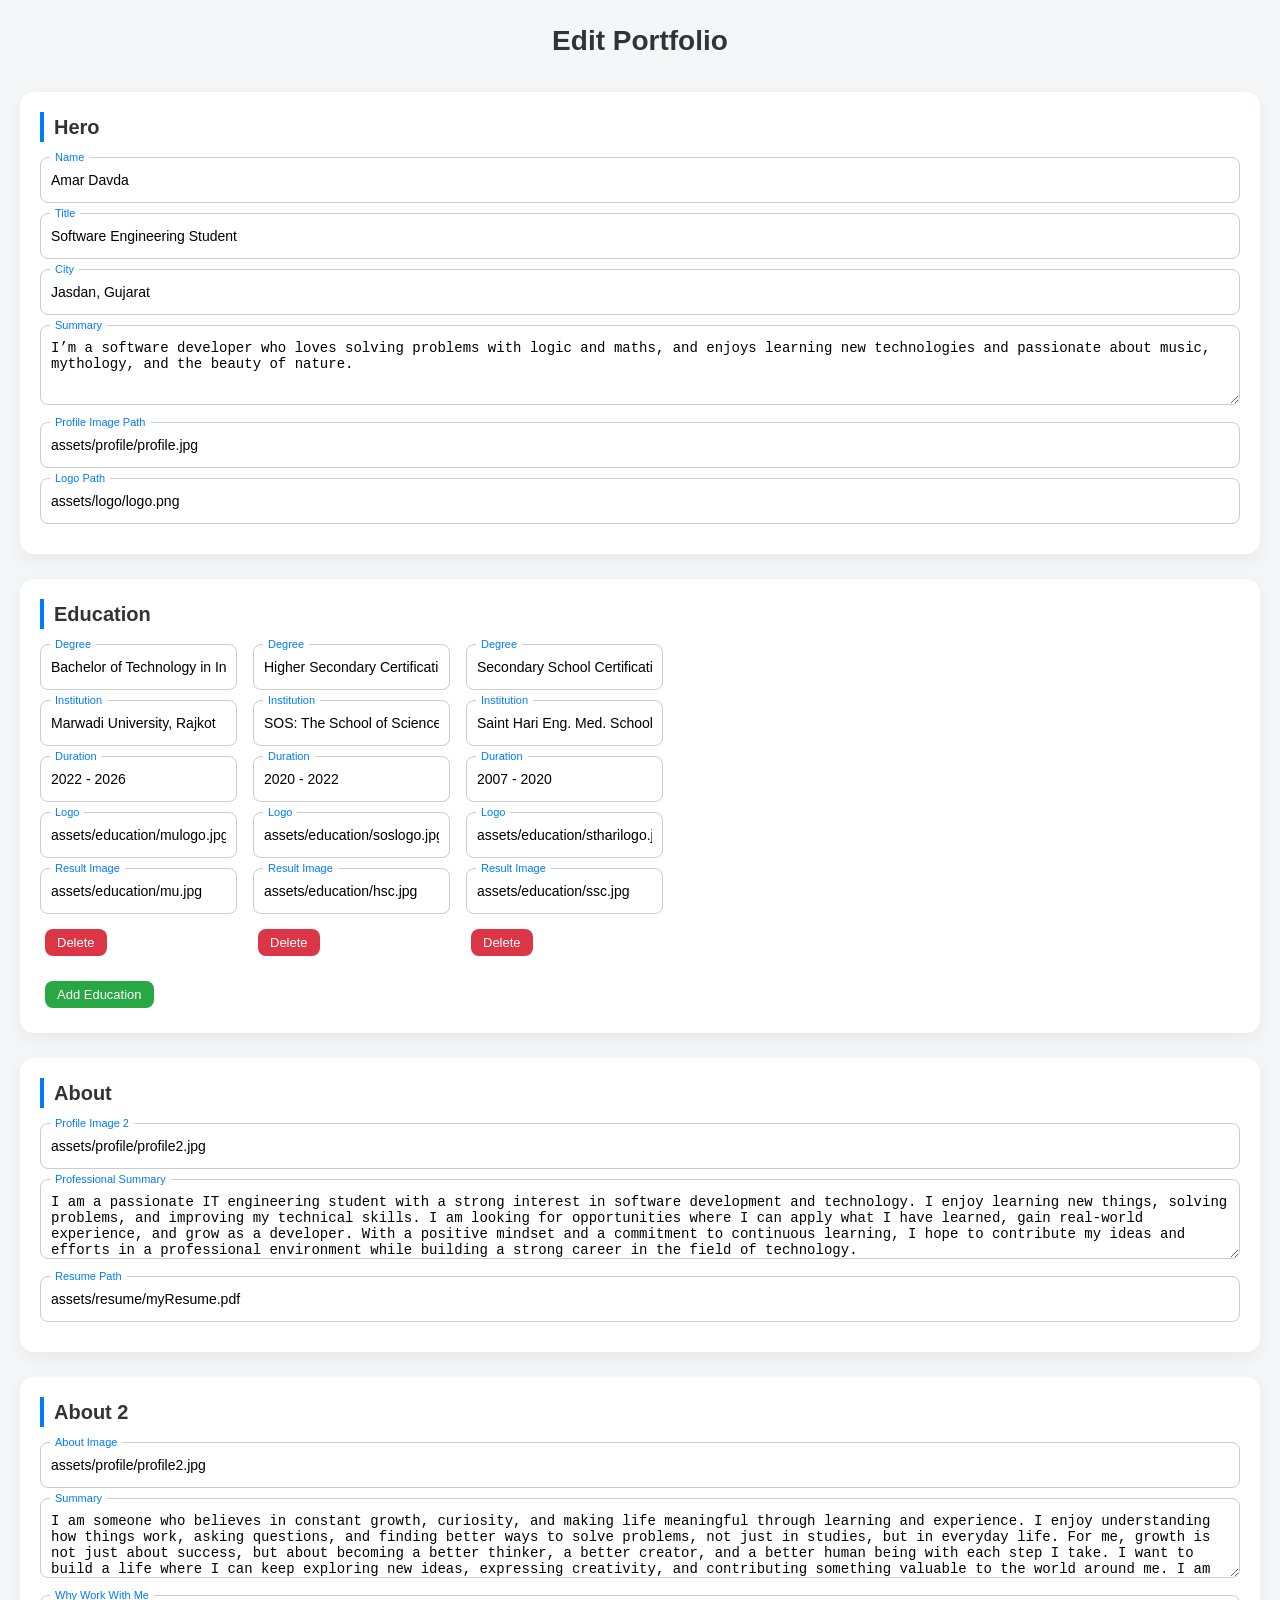
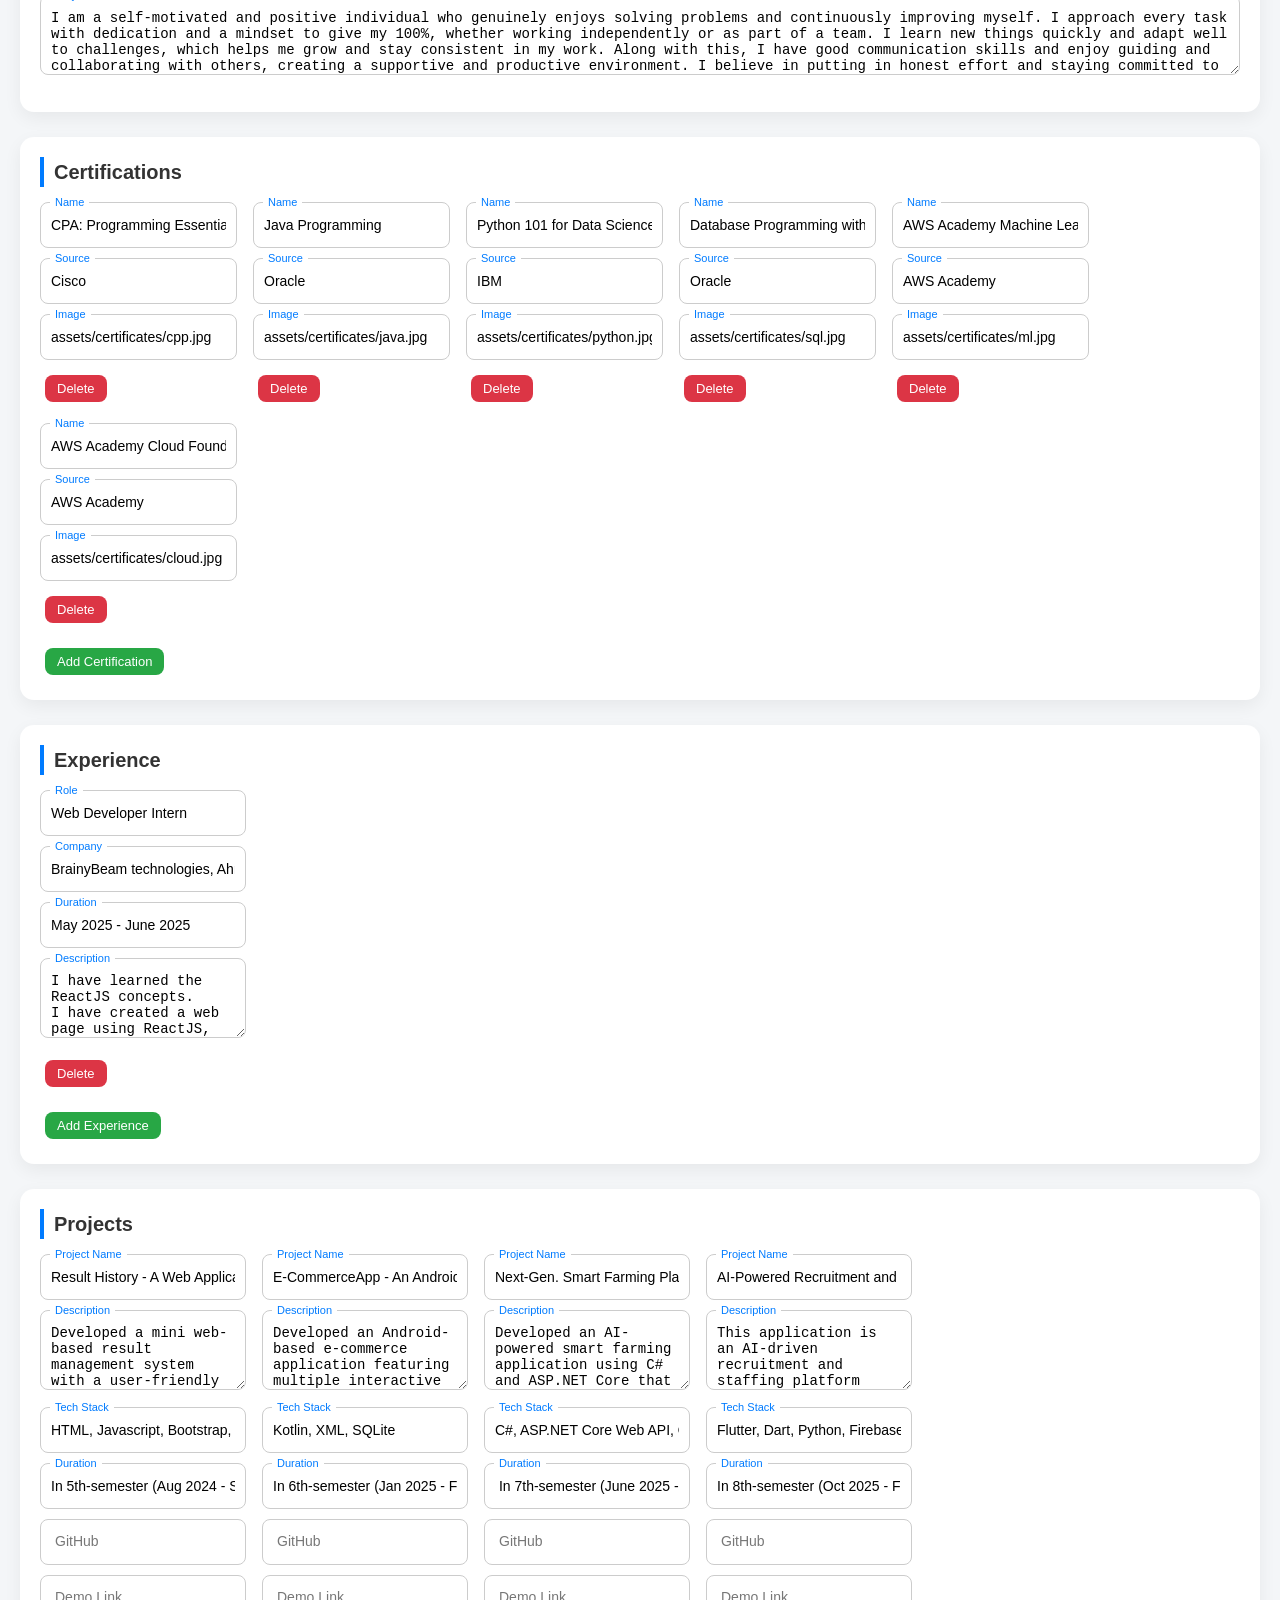
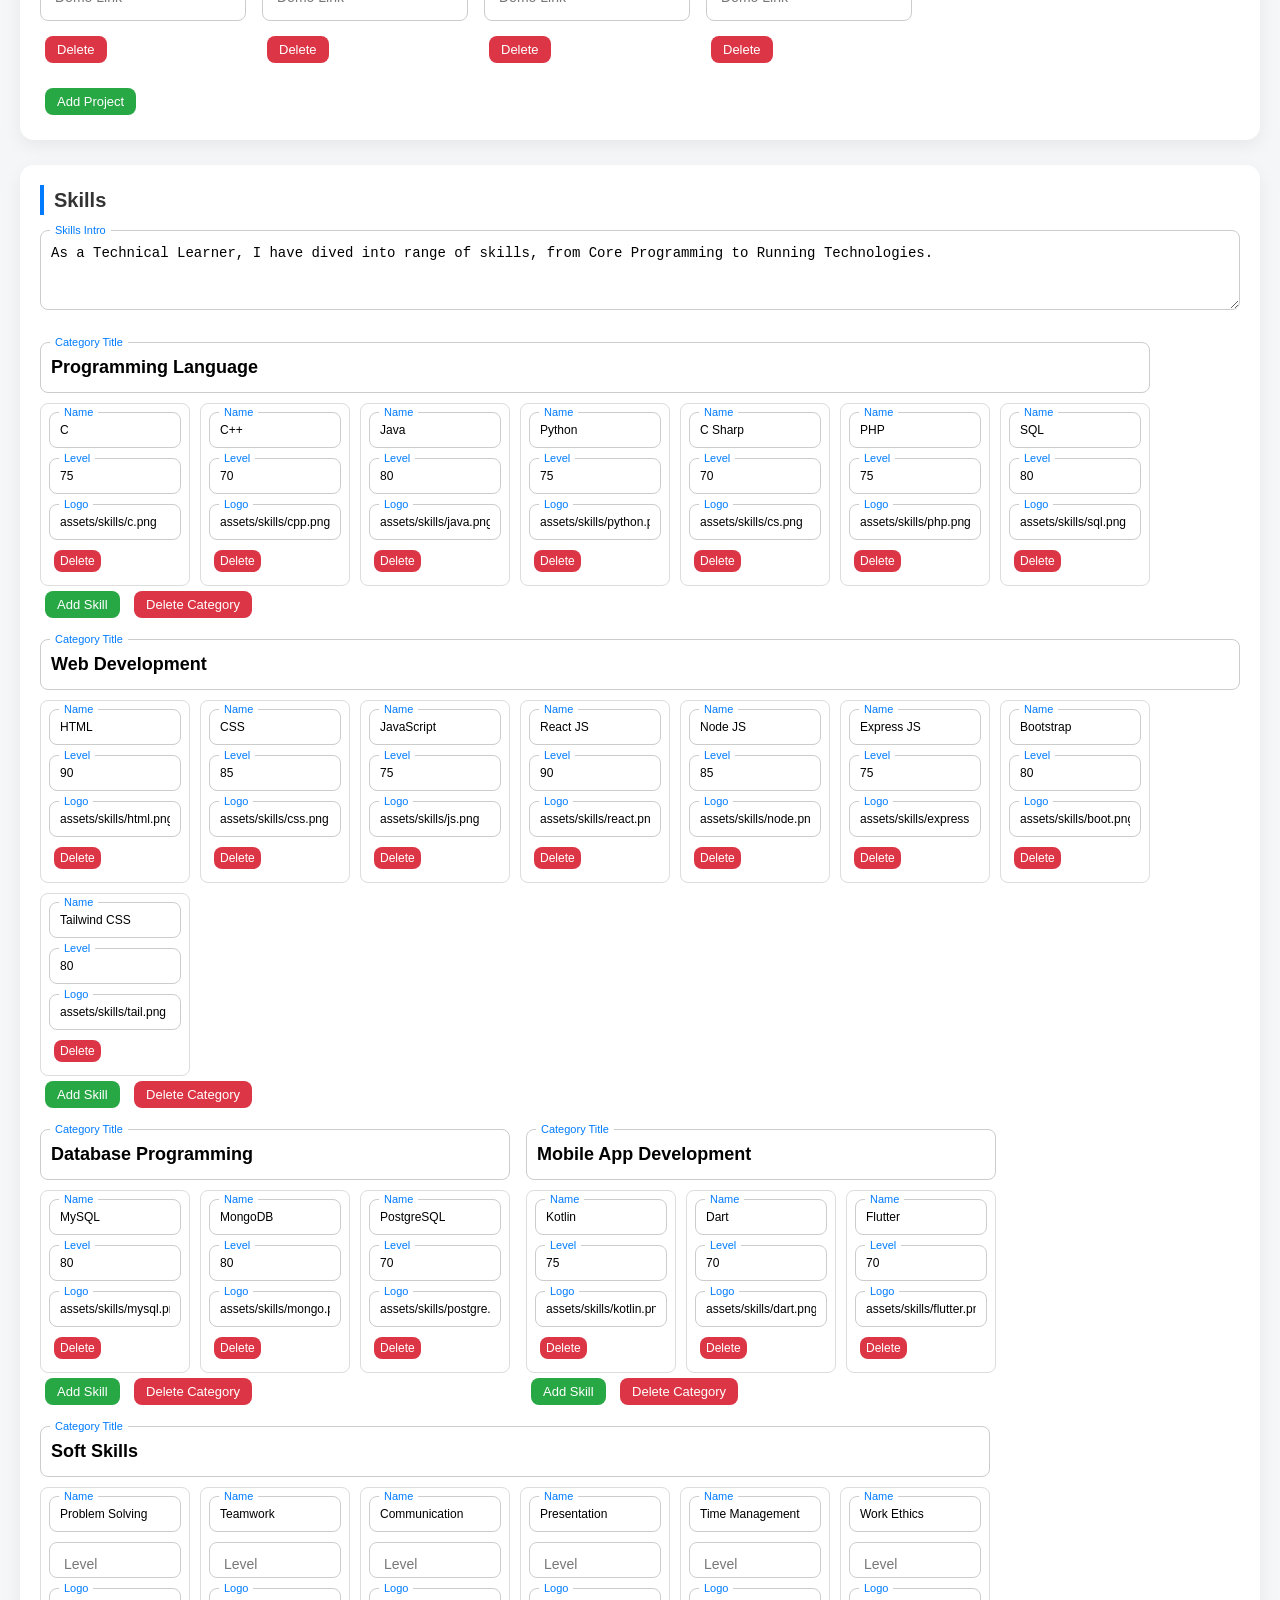
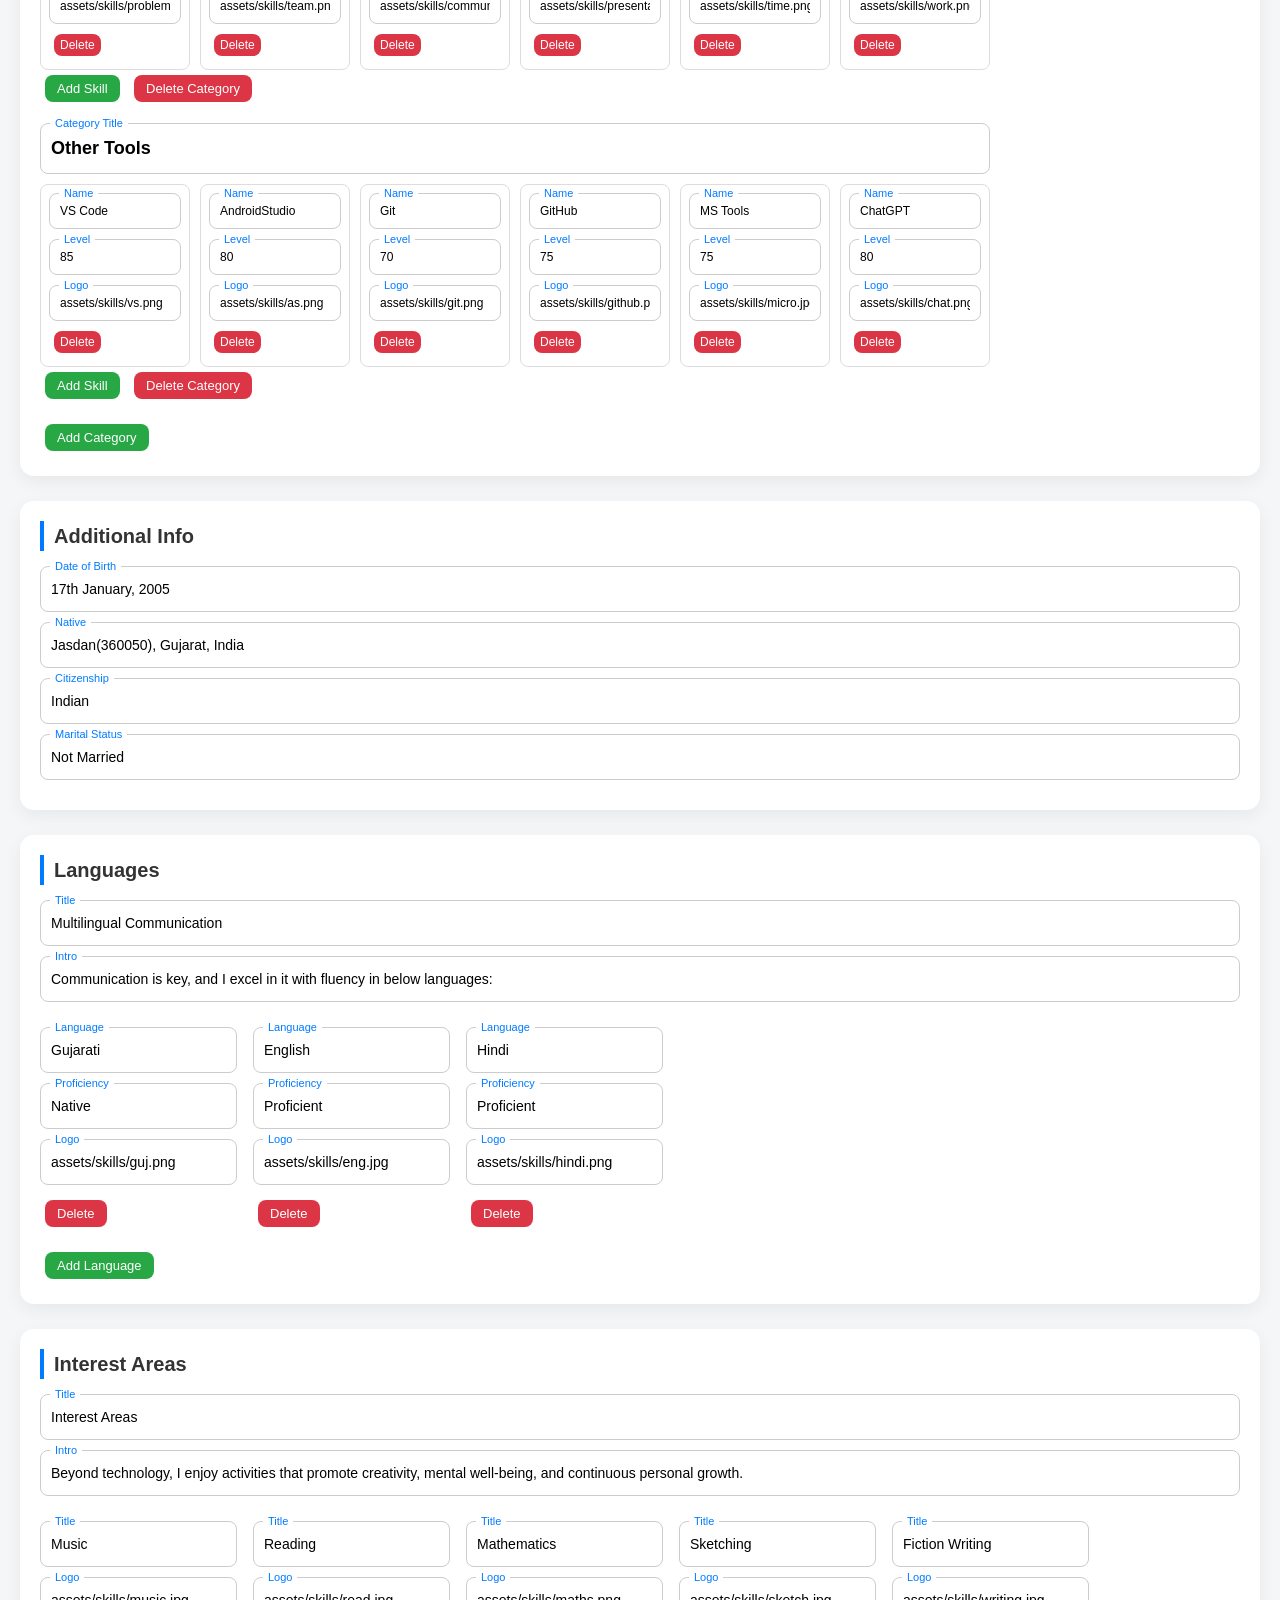
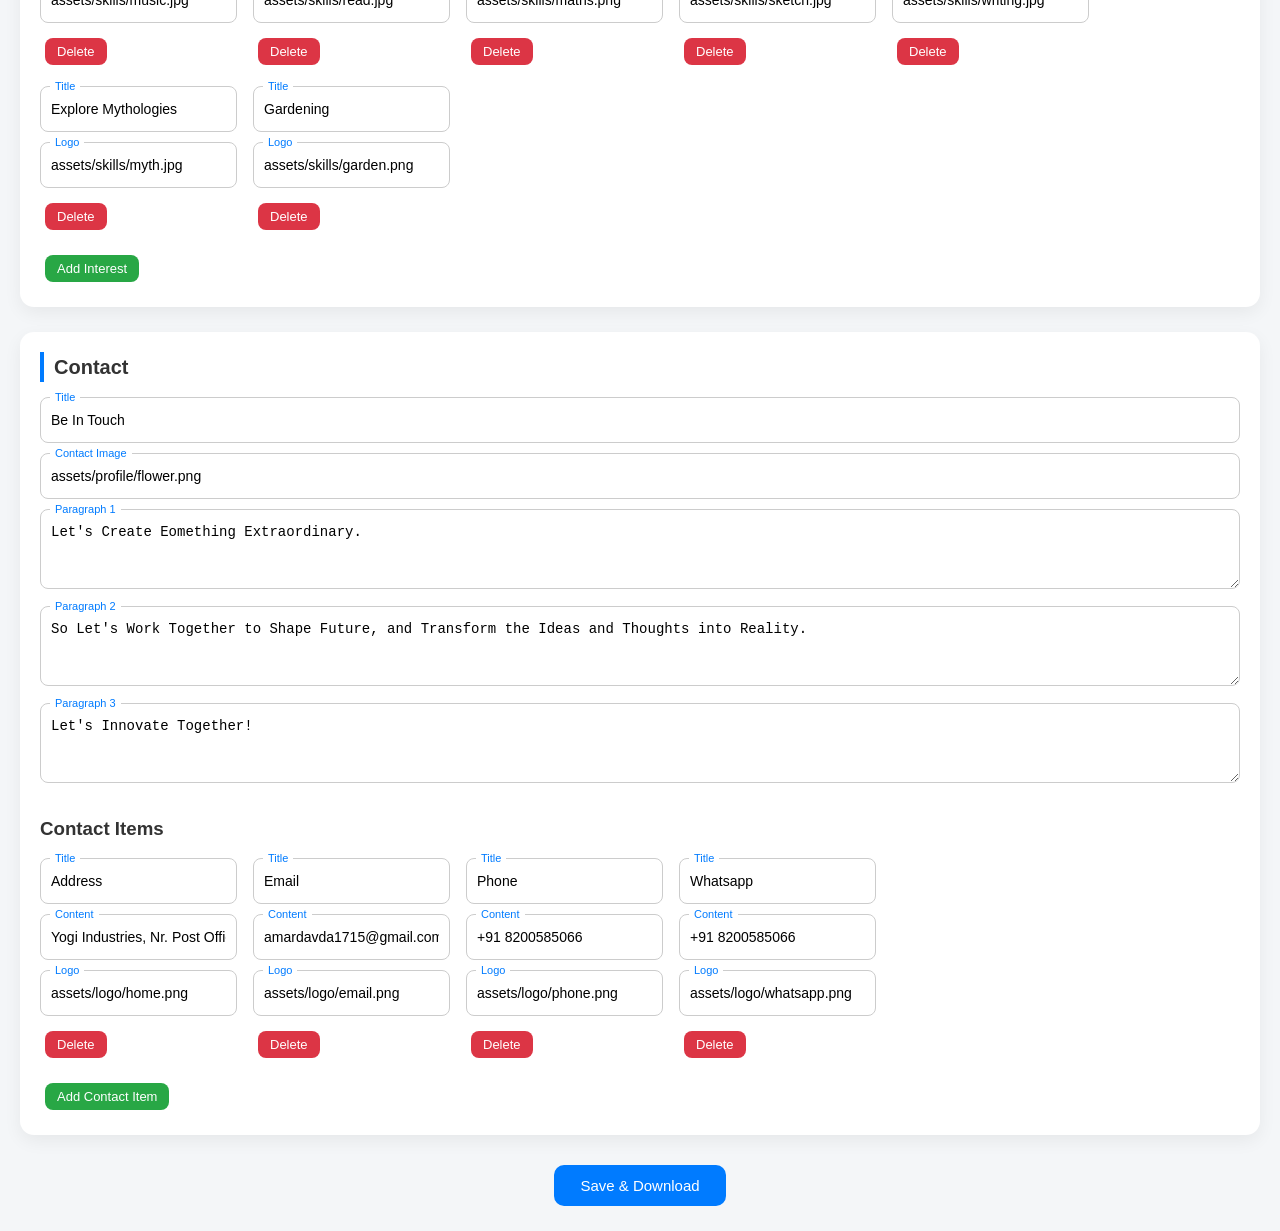
<file: toeditmypersonalinfoofpottyfolio.html>
<!DOCTYPE html>
<html>
<head>
  <title>Edit Portfolio</title>
  <link rel="stylesheet" href="css/editStyle.css">
</head>
<body>

<h1>Edit Portfolio</h1>

<!-- HERO -->
<div class="section">
  <h2>Hero</h2>
  <div class="form-grid">
    <input type="text" id="hero-name" placeholder="Name">
    <input type="text" id="hero-title" placeholder="Title">
    <input type="text" id="hero-city" placeholder="City">
    <textarea id="hero-summary" placeholder="Summary"></textarea>
    <input type="text" id="hero-profileImage" placeholder="Profile Image Path">
    <input type="text" id="hero-logo" placeholder="Logo Path">
  </div>
</div>

<!-- EDUCATION -->
<div class="section">
  <h2>Education</h2>
  <div id="education-container" class="card-container"></div>
  <button class="add-btn" onclick="addEducation()">Add Education</button>
</div>

<!-- ABOUT -->
<div class="section">
  <h2>About</h2>
  <div class="form-grid">
    <input type="text" id="about-image" placeholder="Profile Image 2">
    <textarea id="about-summary" placeholder="Professional Summary"></textarea>
    <input type="text" id="about-resume" placeholder="Resume Path">
  </div>
</div>

<!-- ABOUT 2 -->
<div class="section">
  <h2>About 2</h2>
  <div class="form-grid">
    <input type="text" id="about2-image" placeholder="About Image">
    <textarea id="about2-summary" placeholder="Summary"></textarea>
    <textarea id="about2-why" placeholder="Why Work With Me"></textarea>
  </div>
</div>

<!-- CERTIFICATIONS -->
<div class="section">
  <h2>Certifications</h2>
  <div id="certifications-container" class="card-container"></div>
  <button class="add-btn" onclick="addCertification()">Add Certification</button>
</div>

<!-- EXPERIENCE -->
<div class="section">
  <h2>Experience</h2>
  <div id="experience-container" class="card-container"></div>
  <button class="add-btn" onclick="addExperience()">Add Experience</button>
</div>

<!-- PROJECTS -->
<div class="section">
  <h2>Projects</h2>
  <div id="projects-container" class="card-container"></div>
  <button class="add-btn" onclick="addProject()">Add Project</button>
</div>

<!-- SKILLS -->
<div class="section">
  <h2>Skills</h2>
  <div class="form-grid">
    <textarea id="skills-intro" placeholder="Skills Intro"></textarea>
  </div>
  <div id="skills-container" class="card-container"></div>
  <button class="add-btn" onclick="addCategory()">Add Category</button>
</div>

<!-- ADDITIONAL INFO -->
<div class="section">
  <h2>Additional Info</h2>
  <div class="form-grid">
    <input type="text" id="dob" placeholder="Date of Birth">
    <input type="text" id="native" placeholder="Native">
    <input type="text" id="citizenship" placeholder="Citizenship">
    <input type="text" id="maritalStatus" placeholder="Marital Status">
  </div>
</div>

<!-- LANGUAGES -->
<div class="section">
  <h2>Languages</h2>
  <div class="form-grid">
    <input type="text" id="lang-title" placeholder="Title">
    <input type="text" id="lang-intro" placeholder="Intro">
  </div>
  <div id="languages-container" class="card-container"></div>
  <button class="add-btn" onclick="addLanguage()">Add Language</button>
</div>

<!-- INTEREST AREAS -->
<div class="section">
  <h2>Interest Areas</h2>
  <div class="form-grid">
    <input type="text" id="interest-title" placeholder="Title">
    <input type="text" id="interest-intro" placeholder="Intro">
  </div>
  <div id="interest-container" class="card-container"></div>
  <button class="add-btn" onclick="addInterest()">Add Interest</button>
</div>

<!-- CONTACT -->
<div class="section">
  <h2>Contact</h2>
  <div class="form-grid">
    <input type="text" id="contact-title" placeholder="Title">
    <input type="text" id="contact-img" placeholder="Contact Image">
    <textarea id="contact-para1" placeholder="Paragraph 1"></textarea>
    <textarea id="contact-para2" placeholder="Paragraph 2"></textarea>
    <textarea id="contact-para3" placeholder="Paragraph 3"></textarea>
  </div>

  <h3>Contact Items</h3>
  <div id="contact-container" class="card-container"></div>
  <button class="add-btn" onclick="addContactItem()">Add Contact Item</button>
</div>

<!-- SAVE -->
<div class="save-wrapper">
  <button class="save-btn" onclick="downloadJSON()">Save & Download</button>
</div>

<script src="js/script.js" defer></script>
</body>
</html>
</file>
<file: css/style.css>
:root {
    --primary: #094651;
    --gold-dark: #a47a02;
    --gold: #dbab2d;
    --dark: #346075;
    --deep-dark: #05131b;
}

/* GENERAL */
body {
    background-color: var(--deep-dark);
    color: white;
}

/* NAVBAR */
.custom-navbar {
    background-color: var(--primary);
}

.navbar-brand {
    color: var(--gold) !important;
    font-weight: bold;
}
.navbar-brand img {
    width: 100px;
}

.nav-link {
    color: white !important;
}

.nav-link:hover {
    color: var(--gold) !important;
}

/* HERO */
.hero-section {
    min-height: 100vh;
    padding-top: 80px;
    padding-bottom: 15px;
}

.hero-title {
    font-size: 2.8rem;
    font-weight: bold;
}

.hero-title span {
    color: var(--gold);
}

.hero-subtitle {
    color: var(--gold-dark);
}

.hero-text {
    margin-top: 15px;
    color: #ccc;
}

.hero-img {
    max-width: 350px;
    border-radius: 20px;
    border: 3px solid var(--gold);
}

/* RESPONSIVE */
@media (max-width: 768px) {
    .hero-title {
        font-size: 2rem;
    }

    .hero-img {
        margin-top: 20px;
        max-width: 250px;
    }
}
/* ABOUT */
.about-section {
    background-color: var(--dark);
}

.section-title {
    font-size: 2.2rem;
    color: var(--gold);
    margin-bottom: 20px;
}

.about-text {
    color: #ccc;
    line-height: 1.7;
}

.about-img {
    max-width: 300px;
    border-radius: 20px;
    border: 3px solid var(--gold-dark);
}

/* BUTTONS */
.btn-gold {
    background-color: var(--gold);
    color: black;
    border: none;
    padding: 10px 20px;
}

.btn-gold:hover {
    background-color: var(--gold-dark);
    color: white;
}

.btn-outline-gold {
    border: 2px solid var(--gold);
    color: var(--gold);
    padding: 10px 20px;
}

.btn-outline-gold:hover {
    background-color: var(--gold);
    color: black;
}

/* SKILLS */
.skills-section {
    background-color: var(--deep-dark);
}

.skills-text {
    max-width: 600px;
    margin: 0 auto;
    color: #ccc;
}

/* Button hover enhancement */
.btn-gold {
    transition: all 0.3s ease;
}

.btn-gold:hover {
    transform: translateY(-3px);
}
/* EXPERIENCE */
.experience-section {
    background-color: var(--dark);
}

.exp-card {
    background-color: var(--primary);
    color: white;
    border-radius: 15px;
    padding: 20px;
    height: 100%;
    transition: 0.3s;
}

.exp-card:hover {
    transform: translateY(-8px);
    box-shadow: 0 10px 25px rgba(0,0,0,0.4);
}

.exp-role {
    color: var(--gold);
    font-weight: bold;
}

.exp-company {
    color: var(--gold-dark);
    font-size: 0.9rem;
}

.exp-duration {
    font-size: 0.8rem;
    color: #aaa;
}

.exp-list {
    margin-top: 10px;
    padding-left: 18px;
}
/* CONTACT CTA */
.contact-section {
    min-height: 60vh;
    background: linear-gradient(135deg, var(--primary), var(--deep-dark));
}

.contact-heading {
    font-size: 2.2rem;
    font-weight: bold;
    color: white;
}

.contact-section .btn-gold {
    font-size: 1.1rem;
    padding: 12px 28px;
}

/* Responsive */
@media (max-width: 768px) {
    .contact-heading {
        font-size: 1.5rem;
    }
}
/* FOOTER */
.footer-section {
    background-color: var(--deep-dark);
    color: white;
    border-top: 1px solid var(--gold-dark);
}

.footer-title {
    color: var(--gold);
    margin-bottom: 15px;
}

.footer-text {
    color: #aaa;
    line-height: 1.6;
}

.footer-links {
    list-style: none;
    padding: 0;
}

.footer-links li {
    margin-bottom: 8px;
}

.footer-links a {
    text-decoration: none;
    color: #ccc;
    transition: 0.3s;
}

.footer-links a:hover {
    color: var(--gold);
}

/* ICONS */
.footer-icons a {
    margin-right: 10px;
    display: inline-block;
}

.footer-icons img {
    width: 28px;
    transition: all 0.3s ease;
    filter: drop-shadow(0 0 5px rgba(219, 171, 45, 0.4));
}

/* HOVER EFFECT */
.footer-icons img:hover {
    transform: scale(1.2);
    filter: drop-shadow(0 0 10px #dbab2d)
            drop-shadow(0 0 20px #a47a02);
}

/* LINE */
.footer-line {
    border-color: #444;
}

/* COPYRIGHT */
.footer-copy {
    color: #777;
    font-size: 0.9rem;
}

/* ABOUT PAGE */
.about-page-section {
    margin-top: 80px;
}

/* EDUCATION */
.education-section {
    background-color: var(--dark);
}

.edu-card {
    background-color: var(--primary);
    border-radius: 15px;
    padding: 20px;
    text-align: center;
    height: 100%;
    transition: 0.3s;
}

.edu-card:hover {
    transform: translateY(-8px);
}

.edu-logo {
    width: 60px;
    margin-bottom: 15px;
}

.edu-degree {
    color: var(--gold);
    font-weight: bold;
}

.edu-inst {
    color: #ccc;
}

.edu-duration {
    font-size: 0.9rem;
    color: #aaa;
}
/* CERTIFICATIONS */
.cert-section {
    background-color: var(--dark);
}

.cert-card {
    position: relative;
    overflow: hidden;
    border-radius: 15px;
}

.cert-card img {
    width: 100%;
    border-radius: 15px;
}

/* HOVER OVERLAY */
.cert-overlay {
    position: absolute;
    bottom: -100%;
    left: 0;
    width: 100%;
    background: rgba(2, 11, 20, 0.9);
    color: white;
    text-align: center;
    padding: 15px;
    transition: 0.4s;
}

.cert-card:hover .cert-overlay {
    bottom: 0;
}

.cert-title {
    color: var(--gold);
    font-weight: bold;
}

.cert-source {
    font-size: 0.9rem;
    color: #ccc;
}
/* ADDITIONAL */
.additional-section {
    background-color: var(--deep-dark);
}

/* BASIC INFO BOX */
.info-box {
    background: var(--primary);
    padding: 15px;
    border-radius: 10px;
    margin: 10px;
    color: white;
}

/* SMALL CARDS */
.small-card {
    width: 100px;
    height: 100px;
    margin: 10px;
    background: var(--primary);
    border-radius: 10px;
    display: flex;
    align-items: center;
    justify-content: center;
    position: relative;
    overflow: hidden;
}

.small-card img {
    height: 100px;
    width: 100px;
}

/* HOVER TEXT */
.small-overlay {
    position: absolute;
    bottom: -100%;
    background: rgba(0,0,0,0.8);
    width: 100%;
    text-align: center;
    color: white;
    font-size: 0.8rem;
    padding: 5px;
    transition: 0.3s;
}

.small-card:hover .small-overlay {
    bottom: 0;
}
/* SKILLS PAGE */
.skills-page {
    margin-top: 80px;
    background-color: var(--deep-dark);
}

/* SECTION */
.skill-section {
    margin-bottom: 50px;
}

.skill-section h3 {
    color: var(--gold);
    margin-bottom: 25px;
}

/* CARD */
.skill-card {
    width: 100px;
    background: var(--primary);
    border-radius: 12px;
    display: flex;
    align-items: center;
    justify-content: center;
    position: relative;
    overflow: hidden;
    transition: 0.3s;
    padding: 15px;
    box-sizing: border-box;
}

.skills-flex {
    display: grid;
    grid-template-columns: repeat(auto-fit, minmax(130px, 1fr));
    gap: 20px;
            
}

.skill-card img {
    width: 70px;
    transition: 0.3s;
    filter: drop-shadow(0 0 5px rgba(249, 230, 182, 0.4));
}

/* HOVER OVERLAY */
.skill-overlay {
    position: absolute;
    bottom: -50%;
    left: 0;
    width: 100%;
    height: 50%;
    background: rgba(2, 11, 20, 0.95);
    display: flex;
    flex-direction: column;
    align-items: center;
    justify-content: center;
    transition: 0.4s;
}

.skill-card:hover .skill-overlay {
    bottom: 0;
}
.skill-card:hover img {
    transform: scale(1.1);
}


/* TEXT */
.skill-name {
    color: var(--gold);
    font-weight: bold;
}

.skill-level {
    font-size: 0.9rem;
    color: #ccc;
}

/* Project */
.projects-page {
    margin-top: 80px;
    background-color: var(--deep-dark);
}

/* GRID */
.projects-grid {
    display: grid;
    grid-template-columns: repeat(auto-fit, minmax(280px, 1fr));
    gap: 25px;
}

/* CARD */
.project-card {
    background: var(--primary);
    border-radius: 12px;
    padding: 20px;
    transition: 0.3s;
    box-shadow: 0 4px 15px rgba(0,0,0,0.3);
    display: flex;
    flex-direction: column;
    justify-content: space-between;
}

.project-card:hover {
    transform: translateY(-6px);
    box-shadow: 0 6px 20px rgba(164, 122, 2, 0.4);
}

/* TITLE */
.project-title {
    color: var(--gold);
    margin-bottom: 10px;
}

/* DESC */
.project-desc {
    font-size: 0.95rem;
    color: #ccc;
}

/* TECH BADGES */
.tech-stack {
    margin: 15px 0;
}

.tech-badge {
    display: inline-block;
    background: #262626;
    color: var(--gold);
    padding: 5px 10px;
    border-radius: 6px;
    font-size: 0.8rem;
    margin: 3px;
}

/* BUTTONS */
.project-buttons a {
    margin-right: 10px;
    margin-top: 10px;
}

/* contact page */
.contact-page {
    margin-top: 80px;
    background-color: var(--deep-dark);
}

.contact-page h2, .contact-page p {
    color: #dbab2d;  /* gold for headings */
}

.contact-page .rounded-circle {
    border: 3px solid var(--gold);
    padding: 3px;
}

.contact-page img, .navbar-toggler-icon {
    filter: drop-shadow(0 0 5px rgba(219, 171, 45, 0.7));
}

.contact-info-card {
    background: var(--primary);
    color: white;
    border-radius: 12px;
    padding: 15px;
    display: flex;
    align-items: center;
    gap: 10px;
    cursor: pointer;
    transition: 0.3s;
}

.contact-info-card:hover {
    background: rgba(164, 122, 2, 0.8);
}
.navbar-toggler-icon {
  background-image: url("data:image/svg+xml;charset=utf8,\
  %3Csvg viewBox='0 0 30 30' xmlns='http://www.w3.org/2000/svg'%3E\
  %3Cpath stroke='black' stroke-width='3' d='M4 7h22M4 15h22M4 23h22'/%3E\
  %3C/svg%3E");
}
</file>
<file: css/editStyle.css>
/* ===== RESET ===== */
* {
  margin: 0;
  padding: 0;
  box-sizing: border-box;
}

/* ===== BODY ===== */
body {
  font-family: "Segoe UI", Tahoma, sans-serif;
  background: #f4f6f8;
  padding: 20px;
  line-height: 1.5;
  color: #333;
}

/* ===== TITLE ===== */
h1 {
  text-align: center;
  margin-bottom: 30px;
  font-size: 28px;
  font-weight: 600;
}

/* ===== SECTION (VERTICAL) ===== */
.section {
  background: #ffffff;
  padding: 20px;
  margin-bottom: 25px;
  border-radius: 14px;
  box-shadow: 0 6px 18px rgba(0,0,0,0.06);

  display: flex;
  flex-direction: column;
  gap: 15px;
}

/* Section Title */
.section h2 {
  font-size: 20px;
  border-left: 4px solid #007bff;
  padding-left: 10px;
}

/* ===== FORM GRID (INPUTS) ===== */


/* ===== INPUT BASE ===== */
input, textarea {
  width: 100%;
  padding: 10px;
  margin-bottom: 10px;
  border-radius: 8px;
  border: 1px solid #ccc;
  font-size: 14px;
  transition: 0.2s;
  outline: none;
  background: #fff;
}

input {
  white-space: normal;
  overflow: visible;
  text-overflow: unset;
}

textarea {
  resize: vertical;
  min-height: 80px;
  max-height: 200px;
  overflow-y: auto;
  white-space: pre-wrap;
  word-wrap: break-word;
}

/* Focus */
input:focus, textarea:focus {
  border-color: #007bff;
}

/* ===== FLOATING LABEL ===== */
.form-group {
  position: relative;
}

.form-group input,
.form-group textarea {
  padding: 14px 10px;
  background: transparent;
}

/* Label */
.form-group label {
  position: absolute;
  left: 10px;
  top: 12px;
  color: #777;
  font-size: 14px;
  pointer-events: none;
  transition: all 0.25s ease;
  background: #fff;
  padding: 0 5px;
}

/* Floating effect */
.form-group input:focus + label,
.form-group input:not(:placeholder-shown) + label,
.form-group textarea:focus + label,
.form-group textarea:not(:placeholder-shown) + label {
  top: -8px;
  font-size: 11px;
  color: #007bff;
}

/* ===== HORIZONTAL CARD CONTAINER ===== */
.card-container {
  display: flex;
  flex-wrap: wrap; 
  gap: 16px;
  
}

/* Scrollbar */
.card-container::-webkit-scrollbar {
  height: 6px;
}

.card-container::-webkit-scrollbar-thumb {
  background: #ccc;
  border-radius: 10px;
}

/* ===== CARD ITEM ===== */
.array-item {
  flex: 1 1 280px; /* grow | shrink | base width */
  max-width: 320px;
  min-height: 250px;

  display: flex;
  flex-direction: column;
  justify-content: space-between;

  border: 1px solid #1a1919;
  padding: 15px;
  border-radius: 12px;
  background: #fff;

  box-shadow: 0 4px 10px rgba(0,0,0,0.05);
}

.array-item input,
.array-item textarea {
  margin-bottom: 8px;
}

/* ===== CARD BUTTON POSITION FIX ===== */
.array-item button {
  margin-top: auto;
}

/* ===== SKILL INNER ITEMS ===== */
[id^="skills-items-"] {
  display: flex;
  flex-wrap: wrap; /* 🔥 allow wrapping */
  gap: 10px;
}
[id^="skills-items-"] > div {
  max-width: 150px;

  border: 1px solid #ddd;
  padding: 8px;
  border-radius: 8px;

  display: flex;
  flex-direction: column;
}

[id^="skills-items-"] input {
  font-size: 12px;
  padding: 10px;
  margin-bottom: 10px;
}

[id^="skills-items-"] button {
  margin-top: auto;
  font-size: 12px;
  padding: 4px 6px;
}


/* ===== BUTTON BASE ===== */
button {
  padding: 6px 12px;
  margin: 5px;
  font-size: 13px;
  border: none;
  border-radius: 8px;
  cursor: pointer;
  transition: 0.2s;
  width: fit-content;
}

button:hover {
  opacity: 0.9;
}

/* ===== BUTTON TYPES ===== */
.add-btn {
  background: #28a745;
  color: #fff;
  align-self: flex-start;
}

.delete-btn {
  background: #dc3545;
  color: #fff;
}

/* ===== CARD ACTION GROUP ===== */
.card-actions {
  margin-top: auto;
  justify-content: space-between;
  gap: 10px;
}

/* ===== SAVE BUTTON ===== */
.save-wrapper {
  display: flex;
  justify-content: center;
}

.save-btn {
  padding: 12px 26px;
  font-size: 15px;
  border-radius: 10px;
  background: #007bff;
  color: #fff;
}

/* ===== MOBILE RESPONSIVE ===== */
@media (max-width: 600px) {

  body {
    padding: 12px;
  }

  h1 {
    font-size: 22px;
  }

  .section {
    padding: 15px;
  }

  .card-container {
    flex-direction: column;
  }

  .array-item {
    width: 100%;
    max-width: 100%;
  }

  button {
    width: 100%;
  }
}
</file>
